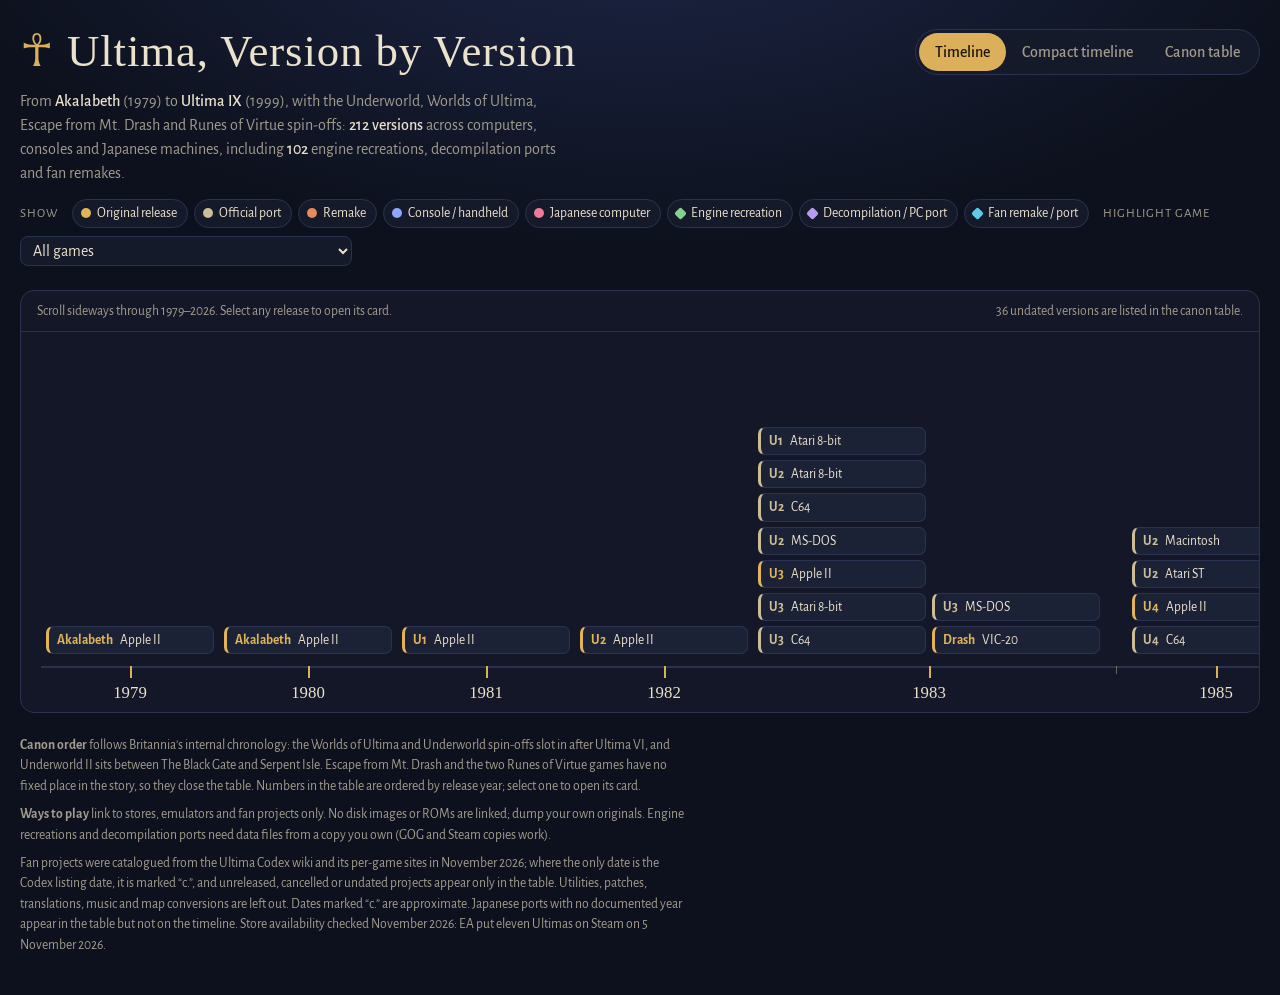
<file: index.html>
<!DOCTYPE html>
<html lang="en">
<head>
<meta charset="utf-8">
<meta name="viewport" content="width=device-width, initial-scale=1">
<title>Ultima Versions Timeline</title>
<link rel="preconnect" href="https://fonts.googleapis.com">
<link rel="preconnect" href="https://fonts.gstatic.com" crossorigin>
<link href="https://fonts.googleapis.com/css2?family=IM+Fell+English+SC&family=Alegreya+Sans:ital,wght@0,400;0,500;0,700;1,400&display=swap" rel="stylesheet">
<style>
:root {
  /* One visual world: the night sky over Britannia, gold-leaf runes, moongate glow.
     Layout: header + view switch, then either a horizontal year track or a canon-order grid. */
  --ink: #0d111d;
  --panel: #151a2a;
  --panel-2: #1c2236;
  --line: #2b3250;
  --text: #ebe2cc;
  --muted: #a29c8d;
  --gold: #dcb05a;
  --display: "IM Fell English SC", "Iowan Old Style", Georgia, serif;
  --body: "Alegreya Sans", "Segoe UI", system-ui, sans-serif;

  --t-orig: #e2b45a;
  --t-port: #cdbd96;
  --t-remake: #e88b5c;
  --t-console: #8ea6ff;
  --t-jp: #ec7b98;
  --t-engine: #7fd38c;
  --t-decomp: #b79df2;
  --t-fan: #5fcbe8;
  color-scheme: dark;
}
* { box-sizing: border-box; }
html, body { margin: 0; }
body {
  background: var(--ink);
  background-image: radial-gradient(ellipse 80% 50% at 50% -10%, #1d2647 0%, transparent 70%);
  background-repeat: no-repeat;
  color: var(--text);
  font-family: var(--body);
  font-size: 16px;
  line-height: 1.5;
}
a { color: var(--gold); text-underline-offset: 2px; }
a:hover { color: #f1cd84; }
:focus-visible { outline: 2px solid var(--gold); outline-offset: 2px; border-radius: 3px; }
button { font: inherit; color: inherit; }

.wrap { max-width: 1400px; margin: 0 auto; padding: 0 20px; }
header.top { padding: 28px 0 14px; display: grid; gap: 14px; }
.title-row { display: flex; flex-wrap: wrap; align-items: end; justify-content: space-between; gap: 16px; }
h1 {
  font-family: var(--display); font-weight: 400; margin: 0;
  font-size: clamp(1.9rem, 4vw, 2.8rem); letter-spacing: .02em; line-height: 1.05;
  text-wrap: balance;
}
h1 .ankh { color: var(--gold); }
.lede { margin: 0; color: var(--muted); max-width: 70ch; }
.lede strong { color: var(--text); font-weight: 500; }

.switch {
  display: inline-flex; border: 1px solid var(--line); border-radius: 999px; padding: 3px;
  background: var(--panel);
}
.switch button {
  border: 0; background: transparent; padding: 7px 16px; border-radius: 999px; cursor: pointer;
  color: var(--muted); font-weight: 500;
}
.switch button[aria-pressed="true"] { background: var(--gold); color: #1a1408; }

.controls { display: flex; flex-wrap: wrap; gap: 8px 14px; align-items: center; }
.controls .lab { font-size: .8rem; text-transform: uppercase; letter-spacing: .08em; color: var(--muted); }
.typechips { display: flex; flex-wrap: wrap; gap: 6px; }
.tchip {
  display: inline-flex; align-items: center; gap: 6px; padding: 3px 10px 3px 8px;
  border: 1px solid var(--line); border-radius: 999px; background: var(--panel); cursor: pointer;
  font-size: .86rem;
}
.tchip[aria-pressed="false"] { opacity: .42; }
.tchip[aria-pressed="false"] .mark { filter: grayscale(1); }
select {
  font: inherit; color: var(--text); background: var(--panel); border: 1px solid var(--line);
  border-radius: 8px; padding: 5px 8px;
}

.mark { width: 10px; height: 10px; border-radius: 50%; background: var(--c); flex: none; display: inline-block; }
.mark.dia { border-radius: 2px; transform: rotate(45deg); width: 9px; height: 9px; }

/* ---------- Timeline ---------- */
.tl-shell { margin-top: 10px; border: 1px solid var(--line); border-radius: 14px; background: color-mix(in srgb, var(--panel) 80%, transparent); }
.tl-hint { display: flex; justify-content: space-between; flex-wrap: wrap; gap: 8px; padding: 10px 16px; font-size: .85rem; color: var(--muted); border-bottom: 1px solid var(--line); }
.tl-scroll { overflow-x: auto; overflow-y: hidden; scrollbar-color: var(--line) transparent; }
.tl-track { display: flex; align-items: stretch; min-height: 380px; padding: 18px 20px 0; width: max-content; }
.yr { display: flex; flex-direction: column; justify-content: flex-end; position: relative; }
.yr .stacks { display: flex; gap: 6px; align-items: flex-end; padding: 0 5px 12px; flex: 1; }
.yr .stack { display: flex; flex-direction: column; gap: 5px; justify-content: flex-end; }
.yr.empty { width: 22px; }
.yr .axis { height: 46px; border-top: 2px solid var(--line); position: relative; }
.yr .axis::before {
  content: ""; position: absolute; left: 50%; top: -2px; width: 1px; height: 8px; background: var(--muted); opacity: .6;
}
.yr .ylab {
  position: absolute; top: 12px; left: 50%; transform: translateX(-50%);
  font-family: var(--display); font-size: 1.05rem; color: var(--text); white-space: nowrap;
  font-variant-numeric: tabular-nums;
}
.yr.empty .ylab { font-family: var(--body); font-size: .68rem; color: var(--muted); top: 14px; }
.yr.empty:not(.decade) .ylab { display: none; }
.yr.full .axis::before { height: 12px; width: 2px; background: var(--gold); opacity: 1; }

.chip {
  --c: var(--t-port);
  display: flex; align-items: center; gap: 7px; width: 168px; text-align: left;
  padding: 5px 9px 5px 8px; border-radius: 7px; cursor: pointer; text-decoration: none;
  background: var(--panel-2); border: 1px solid var(--line); border-left: 3px solid var(--c);
  color: var(--text); font-size: .84rem; line-height: 1.2;
  transition: transform .12s ease, border-color .12s ease, opacity .15s ease;
}
.chip:hover { transform: translateY(-2px); border-color: var(--c); color: var(--text); }
.chip .g { font-weight: 700; color: var(--c); white-space: nowrap; }
.chip .p { color: var(--text); overflow: hidden; text-overflow: ellipsis; white-space: nowrap; }
.chip.active { outline: 2px solid var(--c); outline-offset: 1px; }
.chip.dim { opacity: .18; }
.chip.hidden { display: none; }

/* ---------- Compact timeline ---------- */
.cp-track { position: relative; }
.cp-track svg { position: absolute; inset: 0; pointer-events: none; overflow: visible; }
.cp-axis { stroke: var(--line); stroke-width: 2; }
.cp-tick { stroke: var(--muted); stroke-width: 1; opacity: .5; }
.cp-tick.major { stroke: var(--gold); opacity: 1; }
.cp-lead { stroke-width: 1; opacity: .55; }
.cp-dot { stroke: var(--ink); stroke-width: 1.5; }
.cp-year { position: absolute; transform: translateX(-50%); font-size: .7rem; color: var(--muted); font-variant-numeric: tabular-nums; white-space: nowrap; }
.cp-year.major { font-family: var(--display); font-size: .95rem; color: var(--text); }
.cpc {
  --c: var(--t-port);
  position: absolute; display: flex; align-items: center; gap: 5px; height: 24px; padding: 0 7px 0 6px;
  background: var(--panel-2); border: 1px solid var(--line); border-left: 3px solid var(--c); border-radius: 5px;
  color: var(--text); text-decoration: none; font-size: .76rem; line-height: 1; white-space: nowrap; overflow: hidden;
  transition: border-color .12s ease, opacity .15s ease;
}
.cpc:hover, .cpc:focus-visible { border-color: var(--c); color: var(--text); z-index: 3; }
.cpc .g { font-weight: 700; color: var(--c); flex: none; }
.cpc .p { overflow: hidden; text-overflow: ellipsis; }
.cpc.active { outline: 2px solid var(--c); outline-offset: 1px; z-index: 4; }
.cpc.dim { opacity: .16; }
.cp-dim { opacity: .14; }

/* ---------- Table ---------- */
.tbl-shell { margin-top: 10px; border: 1px solid var(--line); border-radius: 14px; background: color-mix(in srgb, var(--panel) 80%, transparent); overflow-x: auto; }
table { border-collapse: separate; border-spacing: 0; width: max-content; min-width: 100%; font-size: .9rem; }
td { min-width: 112px; }
td.wide { min-width: 170px; }
th, td { border-bottom: 1px solid var(--line); padding: 9px 10px; vertical-align: top; text-align: left; }
thead th {
  position: sticky; top: 0; background: var(--panel); z-index: 2;
  font-weight: 500; font-size: .76rem; text-transform: uppercase; letter-spacing: .07em; color: var(--muted);
}
thead th.grp { color: var(--gold); }
tbody th {
  position: sticky; left: 0; background: var(--panel); z-index: 1; min-width: 230px; font-weight: 400;
  border-right: 1px solid var(--line);
}
tbody tr.era td, tbody tr.era th {
  background: var(--ink); color: var(--gold); font-family: var(--display); font-size: 1.05rem; padding: 12px 10px 6px;
}
tbody tr.era th { position: sticky; left: 0; }
.gname { font-family: var(--display); font-size: 1.12rem; line-height: 1.15; display: block; color: var(--text); text-decoration: none; }
.gname:hover { color: var(--gold); }
.gmeta { font-size: .78rem; color: var(--muted); }
.ord { display: inline-block; min-width: 2.1em; color: var(--gold); font-variant-numeric: tabular-nums; font-family: var(--display); }
.cell { display: flex; flex-wrap: wrap; gap: 2px 0; align-items: baseline; }
.br { color: var(--muted); }
.vlink { color: var(--c, var(--gold)); font-weight: 700; text-decoration: none; padding: 0 1px; font-variant-numeric: tabular-nums; }
.vlink:hover { text-decoration: underline; color: var(--c); }
.cell .sep { color: var(--muted); margin-right: 3px; }
.cell .plat { display: grid; gap: 1px; width: 100%; font-size: .76rem; color: var(--muted); line-height: 1.3; margin-top: 3px; }
.cell .plat span { white-space: nowrap; }
.cell .plat b { color: var(--c); font-weight: 700; margin-right: 4px; font-variant-numeric: tabular-nums; }
td.empty::after { content: "—"; color: var(--line); }
td.buy a { display: inline-block; margin: 0 8px 2px 0; white-space: nowrap; }
.free { font-size: .7rem; text-transform: uppercase; letter-spacing: .06em; color: var(--t-engine); margin-left: 2px; }

/* ---------- Card ---------- */
.card {
  position: fixed; z-index: 50; width: min(420px, calc(100vw - 24px)); max-height: min(78vh, 640px); overflow: auto;
  background: var(--panel); border: 1px solid var(--line); border-top: 4px solid var(--c, var(--gold));
  border-radius: 12px; box-shadow: 0 18px 50px rgba(0,0,0,.55); padding: 16px 18px 18px;
}
.card[hidden] { display: none; }
.card .close {
  position: absolute; top: 8px; right: 8px; border: 0; background: transparent; cursor: pointer;
  color: var(--muted); font-size: 1.4rem; line-height: 1; padding: 4px 8px; border-radius: 6px;
}
.card .close:hover { color: var(--text); background: var(--panel-2); }
.card .kick { display: flex; align-items: center; gap: 8px; font-size: .78rem; text-transform: uppercase; letter-spacing: .07em; color: var(--c); }
.card h2 { font-family: var(--display); font-weight: 400; font-size: 1.45rem; line-height: 1.15; margin: 6px 28px 2px 0; text-wrap: balance; }
.card .sub { color: var(--muted); margin: 0 0 10px; }
.card .note { margin: 0 0 12px; }
.card h3 { font-size: .74rem; text-transform: uppercase; letter-spacing: .09em; color: var(--muted); margin: 14px 0 6px; font-weight: 500; }
.card ul { margin: 0; padding: 0; list-style: none; display: grid; gap: 5px; }
.card li { display: flex; gap: 8px; align-items: baseline; }
.card li .k { flex: none; font-size: .72rem; text-transform: uppercase; letter-spacing: .06em; color: var(--muted); min-width: 78px; }
.card .links { display: flex; flex-wrap: wrap; gap: 6px 14px; }
.card .warn { font-size: .82rem; color: var(--muted); font-style: italic; margin-top: 8px; }
@media (max-width: 640px) {
  .card { left: 8px !important; right: 8px; bottom: 8px; top: auto !important; width: auto; max-height: 72vh; }
}

footer { color: var(--muted); font-size: .85rem; padding: 22px 0 40px; display: grid; gap: 8px; max-width: 95ch; }
footer p { margin: 0; }

.view[hidden] { display: none; }
@media (prefers-reduced-motion: reduce) { .chip { transition: none; } .chip:hover { transform: none; } }
</style>
</head>
<body>
<div class="wrap">
  <header class="top">
    <div class="title-row">
      <div>
        <h1><span class="ankh">☥</span> Ultima, Version by Version</h1>
      </div>
      <div class="switch" role="group" aria-label="Choose layout">
        <button type="button" id="btn-timeline" aria-pressed="true">Timeline</button>
        <button type="button" id="btn-compact" aria-pressed="false">Compact timeline</button>
        <button type="button" id="btn-table" aria-pressed="false">Canon table</button>
      </div>
    </div>
    <p class="lede" id="lede"></p>
    <div class="controls">
      <span class="lab">Show</span>
      <div class="typechips" id="typechips"></div>
      <label class="lab" for="gamesel">Highlight game</label>
      <select id="gamesel"><option value="">All games</option></select>
    </div>
  </header>

  <section class="view" id="view-timeline" aria-label="Release timeline">
    <div class="tl-shell">
      <div class="tl-hint"><span>Scroll sideways through 1979–2026. Select any release to open its card.</span><span id="undated"></span></div>
      <div class="tl-scroll" id="tlscroll"><div class="tl-track" id="track"></div></div>
    </div>
  </section>

  <section class="view" id="view-compact" aria-label="Compact release timeline" hidden>
    <div class="tl-shell">
      <div class="tl-hint"><span>Each dot is a release on a compressed year scale; its card sits above or below on a leader line. Select a card to open it.</span><span id="cp-count"></span></div>
      <div class="tl-scroll" id="cpscroll"><div class="cp-track" id="cptrack"></div></div>
    </div>
  </section>

  <section class="view" id="view-table" aria-label="Canon order table" hidden>
    <div class="tbl-shell"><table id="tbl"></table></div>
  </section>

  <footer>
    <p><strong>Canon order</strong> follows Britannia's internal chronology: the Worlds of Ultima and Underworld spin-offs slot in after Ultima VI, and Underworld II sits between The Black Gate and Serpent Isle. Escape from Mt. Drash and the two Runes of Virtue games have no fixed place in the story, so they close the table. Numbers in the table are ordered by release year; select one to open its card.</p>
    <p><strong>Ways to play</strong> link to stores, emulators and fan projects only. No disk images or ROMs are linked; dump your own originals. Engine recreations and decompilation ports need data files from a copy you own (GOG and Steam copies work).</p>
    <p>Fan projects were catalogued from the Ultima Codex wiki and its per-game sites in November 2026; where the only date is the Codex listing date, it is marked “c.”, and unreleased, cancelled or undated projects appear only in the table. Utilities, patches, translations, music and map conversions are left out. Dates marked “c.” are approximate. Japanese ports with no documented year appear in the table but not on the timeline. Store availability checked November 2026: EA put eleven Ultimas on Steam on 5 November 2026.</p>
  </footer>
</div>

<div class="card" id="card" role="dialog" aria-modal="false" aria-labelledby="card-title" hidden></div>

<script>
/* ======================= DATA ======================= */
const STEAM = t => 'https://store.steampowered.com/search/?term=' + encodeURIComponent(t);
const GOG = s => 'https://www.gog.com/en/game/' + s;
const EA_FR = 'https://www.ea.com/games/ultima';
const W = s => 'https://en.wikipedia.org/wiki/' + s;
const MOBY = q => 'https://www.mobygames.com/search/?q=' + encodeURIComponent(q);
const CODEX = q => 'https://wiki.ultimacodex.com/index.php?search=' + encodeURIComponent(q);

const GAMES = [
  { id:'akal', ord:'0', t:'Akalabeth: World of Doom', a:'Akalabeth', era:'Prologue', wiki:'Akalabeth:_World_of_Doom', q:'Akalabeth',
    buy:[['GOG', GOG('akalabeth_world_of_doom'), true]] },
  { id:'u1', ord:'I', t:'Ultima I: The First Age of Darkness', a:'U1', era:'Age of Darkness', wiki:'Ultima_I:_The_First_Age_of_Darkness', q:'Ultima I',
    buy:[['GOG (1+2+3)', GOG('ultima_1_2_3')],['Steam', STEAM('Ultima I')],['EA app', EA_FR]] },
  { id:'u2', ord:'II', t:'Ultima II: The Revenge of the Enchantress', a:'U2', era:'Age of Darkness', wiki:'Ultima_II:_The_Revenge_of_the_Enchantress', q:'Ultima II',
    buy:[['GOG (1+2+3)', GOG('ultima_1_2_3')],['Steam', STEAM('Ultima II')],['EA app', EA_FR]] },
  { id:'u3', ord:'III', t:'Ultima III: Exodus', a:'U3', era:'Age of Darkness', wiki:'Ultima_III:_Exodus', q:'Ultima III',
    buy:[['GOG (1+2+3)', GOG('ultima_1_2_3')],['Steam', STEAM('Ultima III')],['EA app', EA_FR]] },
  { id:'u4', ord:'IV', t:'Ultima IV: Quest of the Avatar', a:'U4', era:'Age of Enlightenment', wiki:'Ultima_IV:_Quest_of_the_Avatar', q:'Ultima IV',
    buy:[['GOG', GOG('ultima_iv_quest_of_the_avatar'), true],['GOG (4+5+6)', GOG('ultima_456')],['Steam', STEAM('Ultima IV')],['EA app','https://www.ea.com/games/ultima/ultima-4-quest-of-the-avatar']] },
  { id:'u5', ord:'V', t:'Ultima V: Warriors of Destiny', a:'U5', era:'Age of Enlightenment', wiki:'Ultima_V:_Warriors_of_Destiny', q:'Ultima V',
    buy:[['GOG (4+5+6)', GOG('ultima_456')],['Steam', STEAM('Ultima V')],['EA app', EA_FR]] },
  { id:'u6', ord:'VI', t:'Ultima VI: The False Prophet', a:'U6', era:'Age of Enlightenment', wiki:'Ultima_VI:_The_False_Prophet', q:'Ultima VI',
    buy:[['GOG (4+5+6)', GOG('ultima_456')],['Steam', STEAM('Ultima VI')],['EA app', EA_FR]] },
  { id:'se', ord:'VI·a', t:'Worlds of Ultima: The Savage Empire', a:'SE', era:'Spin-offs between VI and VII', wiki:'Worlds_of_Ultima:_The_Savage_Empire', q:'Savage Empire',
    buy:[['GOG', GOG('worlds_of_ultima_the_savage_empire'), true]] },
  { id:'md', ord:'VI·b', t:'Ultima: Worlds of Adventure 2: Martian Dreams', a:'MD', era:'Spin-offs between VI and VII', wiki:'Martian_Dreams', q:'Martian Dreams',
    buy:[['GOG', GOG('ultima_worlds_of_adventure_2_martian_dreams'), true]] },
  { id:'uw1', ord:'VI·c', t:'Ultima Underworld: The Stygian Abyss', a:'UW1', era:'Spin-offs between VI and VII', wiki:'Ultima_Underworld:_The_Stygian_Abyss', q:'Ultima Underworld',
    buy:[['GOG (UW 1+2)', GOG('ultima_underworld_1_2')],['Steam', STEAM('Ultima Underworld')],['EA app', EA_FR]] },
  { id:'u7', ord:'VII', t:'Ultima VII: The Black Gate', a:'U7', era:'Age of Armageddon', wiki:'Ultima_VII:_The_Black_Gate', q:'Ultima VII Black Gate',
    buy:[['GOG (Complete)', GOG('ultima_7_complete')],['Steam', STEAM('Ultima VII')],['EA app', EA_FR]] },
  { id:'uw2', ord:'VII·a', t:'Ultima Underworld II: Labyrinth of Worlds', a:'UW2', era:'Age of Armageddon', wiki:'Ultima_Underworld_II:_Labyrinth_of_Worlds', q:'Ultima Underworld II',
    buy:[['GOG (UW 1+2)', GOG('ultima_underworld_1_2')],['Steam', STEAM('Ultima Underworld II')],['EA app', EA_FR]] },
  { id:'si', ord:'VII·II', t:'Ultima VII Part Two: Serpent Isle', a:'SI', era:'Age of Armageddon', wiki:'Ultima_VII_Part_Two:_Serpent_Isle', q:'Serpent Isle',
    buy:[['GOG (Complete)', GOG('ultima_7_complete')],['Steam', STEAM('Ultima VII')],['EA app', EA_FR]] },
  { id:'u8', ord:'VIII', t:'Ultima VIII: Pagan', a:'U8', era:'Age of Armageddon', wiki:'Ultima_VIII:_Pagan', q:'Ultima VIII Pagan',
    buy:[['GOG (Gold)', GOG('ultima_8_gold_edition')],['Steam', STEAM('Ultima VIII')],['EA app', EA_FR]] },
  { id:'u9', ord:'IX', t:'Ultima IX: Ascension', a:'U9', era:'Age of Armageddon', wiki:'Ultima_IX:_Ascension', q:'Ultima IX Ascension',
    buy:[['GOG', GOG('ultima_9_ascension')],['Steam', STEAM('Ultima IX')],['EA app', EA_FR]] },
  { id:'drash', ord:'Drash', t:'Ultima: Escape from Mt. Drash', a:'Drash', era:'Other spin-offs (no fixed place in the chronology)', wiki:'Ultima:_Escape_from_Mt._Drash', q:'Escape from Mt. Drash', buy:[] },
  { id:'rov1', ord:'RoV', t:'Ultima: Runes of Virtue', a:'RoV', era:'Other spin-offs (no fixed place in the chronology)', wiki:'Ultima:_Runes_of_Virtue', q:'Runes of Virtue', buy:[] },
  { id:'rov2', ord:'RoV II', t:'Ultima: Runes of Virtue II', a:'RoV2', era:'Other spin-offs (no fixed place in the chronology)', wiki:'Ultima:_Runes_of_Virtue_II', q:'Runes of Virtue II', buy:[] },
];
const GMAP = Object.fromEntries(GAMES.map(g => [g.id, g]));

const TYPES = {
  orig:    { l:'Original release',        c:'var(--t-orig)',    s:'dot' },
  port:    { l:'Official port',           c:'var(--t-port)',    s:'dot' },
  remake:  { l:'Remake',                  c:'var(--t-remake)',  s:'dot' },
  console: { l:'Console / handheld',      c:'var(--t-console)', s:'dot' },
  jp:      { l:'Japanese computer',       c:'var(--t-jp)',      s:'dot' },
  engine:  { l:'Engine recreation',       c:'var(--t-engine)',  s:'dia' },
  decomp:  { l:'Decompilation / PC port', c:'var(--t-decomp)',  s:'dia' },
  fan:     { l:'Fan remake / port',              c:'var(--t-fan)',     s:'dia' },
};

/* platform: short label, table column, emulators, original-hardware hint */
const MAME = ['MAME','https://www.mamedev.org/'];
const PLAT = {
  apple2:{ s:'Apple II',     col:'apple2', emu:[['AppleWin','https://github.com/AppleWin/AppleWin'], MAME], hw:'Apple II / IIe with a 5.25" drive' },
  iigs:  { s:'Apple IIGS',   col:'apple2', emu:[MAME], hw:'Apple IIGS' },
  a8:    { s:'Atari 8-bit',  col:'a8',     emu:[['Altirra','https://www.virtualdub.org/altirra.html'],['Atari800','https://atari800.github.io/']], hw:'Atari 400/800/XL/XE with disk drive' },
  vic20: { s:'VIC-20',       col:'c64',    emu:[['VICE (xvic)','https://vice-emu.sourceforge.io/']], hw:'Commodore VIC-20 with an 8K or 16K RAM expansion and a Datasette' },
  c64:   { s:'C64', col:'c64',    emu:[['VICE','https://vice-emu.sourceforge.io/']], hw:'Commodore 64/128 with 1541 drive' },
  dos:   { s:'MS-DOS',       col:'dos',    emu:[['DOSBox Staging','https://www.dosbox-staging.org/'],['DOSBox-X','https://dosbox-x.com/']], hw:'Period IBM PC compatible', store:true },
  st:    { s:'Atari ST',     col:'st',     emu:[['Hatari','https://www.hatari-emu.org/']], hw:'Atari ST / STE' },
  amiga: { s:'Amiga',        col:'amiga',  emu:[['FS-UAE','https://fs-uae.net/'],['WinUAE','https://www.winuae.net/']], hw:'Commodore Amiga' },
  mac:   { s:'Macintosh',    col:'mac',    emu:[['Mini vMac','https://www.gryphel.com/c/minivmac/']], hw:'Compact 68k Macintosh' },
  win:   { s:'Windows',      col:'win',    emu:[], hw:'Windows 98-era PC with a 3D card', store:true },
  ppc:   { s:'Pocket PC',    col:'win',    emu:[], hw:'Pocket PC / Windows Mobile handheld' },
  pc88:  { s:'PC-88',        col:'jp',     emu:[MAME], hw:'NEC PC-8801' },
  pc98:  { s:'PC-98',        col:'jp',     emu:[['Neko Project II kai','https://github.com/AZO234/NP2kai'], MAME], hw:'NEC PC-9801' },
  fm7:   { s:'FM-7',         col:'jp',     emu:[MAME], hw:'Fujitsu FM-7' },
  towns: { s:'FM Towns',     col:'jp',     emu:[['Tsugaru','https://github.com/captainys/TOWNSEMU'], MAME], hw:'Fujitsu FM Towns (CD-ROM)' },
  msx:   { s:'MSX2',         col:'jp',     emu:[['openMSX','https://openmsx.org/']], hw:'MSX2 computer' },
  x1:    { s:'Sharp X1',     col:'jp',     emu:[MAME], hw:'Sharp X1' },
  x68k:  { s:'X68000',       col:'jp',     emu:[MAME], hw:'Sharp X68000' },
  gb:    { s:'Game Boy',     col:'console',emu:[['Mesen','https://www.mesen.ca/']], hw:'Nintendo Game Boy' },
  fc:    { s:'Famicom',      col:'console',emu:[['Mesen','https://www.mesen.ca/']], hw:'Nintendo Famicom (Japan)' },
  nes:   { s:'NES',          col:'console',emu:[['Mesen','https://www.mesen.ca/']], hw:'Nintendo Entertainment System' },
  sms:   { s:'Master System',col:'console',emu:[['Mesen','https://www.mesen.ca/']], hw:'Sega Master System (PAL / Brazil)' },
  sfc:   { s:'Super Famicom',col:'console',emu:[['Mesen','https://www.mesen.ca/']], hw:'Super Famicom (Japan)' },
  snes:  { s:'SNES',         col:'console',emu:[['Mesen','https://www.mesen.ca/']], hw:'Super Nintendo (North America)' },
  ps1:   { s:'PlayStation',  col:'console',emu:[['DuckStation','https://www.duckstation.org/']], hw:'Japanese PlayStation' },
  psp:   { s:'PSP',          col:'console',emu:[['PPSSPP','https://www.ppsspp.org/']], hw:'PlayStation Portable (UMD)' },
};

/* Fan / engine project link shorthands */
const L = {
  exult:   [['Exult','https://exult.sourceforge.io/'],['GitHub','https://github.com/exult/exult']],
  scummvm: [['ScummVM','https://www.scummvm.org/'],['Compatibility','https://www.scummvm.org/compatibility/']],
  nuvie:   [['Nuvie','https://nuvie.sourceforge.net/'],['ScummVM','https://www.scummvm.org/']],
  exhumed: [['Underworld Exhumed','https://github.com/abedegno/underworld-exhumed'],['Project site','https://abedegno.github.io/underworld-exhumed-web/'],['Exhume toolkit','https://github.com/abedegno/Exhume']],
  uwexp:   [['UnderworldExporter','https://github.com/hankmorgan/UnderworldExporter'],['UnderworldGodot','https://github.com/hankmorgan/UnderworldGodot']],
};

/* v(game, year, platform|null, type, label, note, opts) ; opts: c (approx), links, play, col */
const V = [];
function v(g, y, p, type, label, note, o = {}) { V.push({ g, y, p, type, label, note, ...o }); }

// Akalabeth
v('akal',1979,'apple2','orig','Apple II (self-published)','Richard Garriott sold the first copies himself in zip-lock bags, with cover art by his mother.');
v('akal',1980,'apple2','orig','Apple II (California Pacific)','The published release; it sold over 30,000 copies and led directly to Ultima.');
v('akal',1998,'dos','port','MS-DOS port (Ultima Collection)','First official port off the Apple II, made for the 1998 Ultima Collection. GOG ships this version (Windows, Mac, Linux) and keeps the 1998 build in its extras.');

// Ultima I
v('u1',1981,'apple2','orig','Apple II (California Pacific)','The original release.');
v('u1',1983,'a8','port','Atari 8-bit (Sierra re-release)','Sierra On-Line re-release for Atari computers.');
v('u1',1986,'apple2','remake','Apple II remake (Origin)','Origin Systems remake released in December 1986 as Ultima I: The First Age of Darkness; the base for later ports.');
v('u1',1986,'c64','remake','Commodore 64 (remake)','Port of the 1986 remake.');
v('u1',1987,'dos','remake','MS-DOS (EGA remake)','EGA version of the remake. This is the version sold today on GOG and Steam.');
v('u1',1987,'msx','jp','MSX2','Japanese MSX2 release.');
v('u1',1988,'x1','jp','Sharp X1','Japanese Sharp X1 release.');
v('u1',1989,'msx','jp','MSX2 remake (Pony Canyon)','A second, reworked MSX2 version published by Pony Canyon.');
v('u1',1990,'towns','jp','FM Towns (Ultima Trilogy)','Released in Japan as part of the FM Towns Ultima Trilogy.');
v('u1',null,'pc88','jp','PC-88','Listed among Japanese releases; year undocumented.');
v('u1',null,'pc98','jp','PC-98','Listed among Japanese releases; year undocumented.');
v('u1',1994,'iigs','remake','Apple IIGS remake (Vitesse)','16-bit remake for the Apple IIGS by Vitesse.');
v('u1',2007,null,'engine','Ultima 1 Revenge','Reverse-engineering effort that reads the original game files. Unfinished by design; the author states it will never be done.', { col:'engine', links:[['Bitbucket','https://bitbucket.org/dandago/u1revenge']] });
v('u1',2020,null,'engine','ScummVM Ultima I (in progress)','An Ultima I subengine based on a decompilation was added to ScummVM\'s Ultima engine, but it is still incomplete and not offered in release builds.', { col:'engine', links:[['Announcement','https://ultimacodex.com/2020/02/support-for-some-ultima-games-is-coming-to-scummvm/'], ['ScummVM','https://www.scummvm.org/']] });
v('u1',2026,null,'decomp','u1-decompiled (Karl Clinckspoor)','Source for the PC remake (1986/87, conversion by John Fachini), rebuilt with Lattice C 3.1x, MASM 3.00 and Microsoft LINK into executables byte-identical to the GOG release. All five EXEs rebuild identical; GEN.EXE is decompiled to C and the rest still use generated assembly stand-ins. No playable port yet.', { col:'decomp', needs:true, links:[['GitHub','https://github.com/KarlClinckspoor/u1-decompiled'],['Handoff notes','https://github.com/KarlClinckspoor/u1-decompiled/blob/main/docs/HANDOFF.md']] });

// Ultima II
v('u2',1982,'apple2','orig','Apple II (Sierra)','Published by Sierra On-Line; the first Ultima boxed with a cloth map.');
v('u2',1983,'a8','port','Atari 8-bit','Late-1983 port.');
v('u2',1983,'c64','port','Commodore 64','Port released by Sierra.', { c:true });
v('u2',1983,'dos','port','IBM PC','PC version; today\'s GOG and Steam releases run it in DOSBox.', { c:true });
v('u2',1985,'mac','port','Macintosh','Port for the Macintosh 128K/512K.');
v('u2',1985,'st','port','Atari ST','Released shortly after the ST launched.');
v('u2',1989,'apple2','port','Apple II (enhanced, Ultima Trilogy)','Enhanced version only sold in the Ultima Trilogy I·II·III box.');
v('u2',1990,'towns','jp','FM Towns (Ultima Trilogy)','Part of the Japanese FM Towns Ultima Trilogy.');
v('u2',null,'fm7','jp','FM-7','Japanese release; year undocumented.');
v('u2',null,'msx','jp','MSX2','Japanese release; year undocumented.');
v('u2',null,'pc88','jp','PC-88','Japanese release; year undocumented.');
v('u2',null,'pc98','jp','PC-98','Japanese release; year undocumented.');

// Ultima III
v('u3',1983,'apple2','orig','Apple II','First Ultima published by Garriott\'s own Origin Systems.');
v('u3',1983,'a8','port','Atari 8-bit','Atari version, noted for its music.');
v('u3',1983,'c64','port','Commodore 64','C64 port.');
v('u3',1983,'dos','port','IBM PC','PC port; the version in today\'s GOG and Steam releases.');
v('u3',1986,'amiga','port','Amiga','Amiga port.');
v('u3',1986,'st','port','Atari ST','Atari ST port.');
v('u3',1986,'mac','port','Macintosh','Macintosh port by Origin.');
v('u3',1986,'pc88','jp','PC-88 (Starcraft)','Japanese port by Starcraft.');
v('u3',1986,'pc98','jp','PC-98 (Starcraft)','Japanese port by Starcraft.');
v('u3',1986,'fm7','jp','FM-7 (Starcraft)','Japanese port by Starcraft.');
v('u3',1987,'fc','console','Famicom (FCI / Pony Canyon)','Console redesign with new graphics and music, released in Japan.');
v('u3',1989,'nes','console','NES: Ultima: Exodus','North American release of the Famicom version.');
v('u3',1988,'msx','jp','MSX2 cartridge','Pony Canyon cartridge release.');
v('u3',1989,'msx','jp','MSX2 disk','Pony Canyon 3.5" disk release.');
v('u3',1990,'towns','jp','FM Towns (Ultima Trilogy)','Part of the Japanese FM Towns Ultima Trilogy.');
v('u3',null,'x1','jp','Sharp X1','Japanese release; year undocumented.');
v('u3',1993,'mac','remake','Macintosh remake (LairWare)','Color remake for the Macintosh by LairWare.');

// Ultima IV
v('u4',1985,'apple2','orig','Apple II','Released 16 September 1985; the start of the Avatar and the Eight Virtues.');
v('u4',1985,'c64','port','Commodore 64','North America December 1985, Europe 1986.');
v('u4',1986,'a8','port','Atari 8-bit','February 1986.');
v('u4',1987,'dos','port','MS-DOS','October 1987. GOG gives this version away free.');
v('u4',1987,'st','port','Atari ST','Atari ST port.');
v('u4',1988,'amiga','port','Amiga','Amiga port.');
v('u4',1987,'fm7','jp','FM-7','Japan, July 1987.');
v('u4',1987,'pc88','jp','PC-88','Japan, July 1987.');
v('u4',1987,'pc98','jp','PC-98','Japan, July 1987.');
v('u4',1987,'msx','jp','MSX2','Japanese MSX2 release.');
v('u4',1987,'x1','jp','Sharp X1','Japanese Sharp X1 release.');
v('u4',1988,'x68k','jp','X68000','Japan, 21 December 1988.');
v('u4',1992,'towns','jp','FM Towns','Japan, April 1992.');
v('u4',1989,'fc','console','Famicom','Japan, 20 September 1989: a reworked console version.');
v('u4',1990,'nes','console','NES: Ultima: Quest of the Avatar','North America, December 1990, with changes to plot and gameplay.');
v('u4',1990,'sms','console','Sega Master System','A faithful port sold only in Europe and Brazil.');
v('u4',2004,null,'engine','xu4','Faithful recreation of the engine that loads the original MS-DOS data files. It spent about 18 years in beta before version 1.0 in 2022; ports for Windows, macOS, Linux and Android.', { c:true, col:'engine', links:[['SourceForge','https://sourceforge.net/projects/xu4/'],['GitHub','https://github.com/xu4-engine/u4']] });
v('u4',2015,null,'fan','Ultima IV Remastered (C64)','Fan remaster of the Commodore 64 version with bug fixes and improvements; source on GitHub. Runs on a real C64 or in VICE.', { col:'fan', links:[['GitHub','https://github.com/MagerValp/u4remastered']], play:[['VICE','https://vice-emu.sourceforge.io/'],['Original C64 hardware',null]] });
v('u4',2016,null,'decomp','u4-decompiled','Reverse compilation of the MS-DOS executables back to C by ergonomy_joe. A study codebase rather than a packaged port.', { col:'decomp', links:[['GitHub','https://github.com/ergonomy-joe/u4-decompiled'],['Announcement','https://ultimacodex.com/2016/12/ultima-4-decomplied/']] });
v('u4',2020,null,'engine','ScummVM (xu4 subengine)','xu4 became a ScummVM subengine in 2020, with original and enhanced modes; supported since ScummVM 2.2.', { col:'engine', links:L.scummvm });

// Ultima V
v('u5',1988,'apple2','orig','Apple II','March 1988: the last Ultima developed on the Apple II.');
v('u5',1988,'c64','port','Commodore 64','C64/128 port.');
v('u5',1988,'dos','port','MS-DOS','PC port; the version in today\'s GOG and Steam releases.');
v('u5',1989,'amiga','port','Amiga','Amiga port.');
v('u5',1989,'st','port','Atari ST','Atari ST port.');
v('u5',1993,'nes','console','NES: Ultima: Warriors of Destiny','Simplified console adaptation.');
v('u5',null,'towns','jp','FM Towns','Listed as a platform; year undocumented.');
v('u5',null,'pc88','jp','PC-88','Listed as a platform; year undocumented.');
v('u5',null,'pc98','jp','PC-98','Listed as a platform; year undocumented.');
v('u5',null,'x68k','jp','X68000','Listed as a platform; year undocumented.');
v('u5',2005,null,'fan','Ultima V: Lazarus','Full 3D remake built in the Dungeon Siege engine by Team Lazarus, released 22 December 2005. Needs Dungeon Siege, not Ultima V.', { col:'fan', links:[['ModDB','https://www.moddb.com/mods/ultima-v-lazarus'],['Codex downloads','https://ultima5.ultimacodex.com/ultima-5-lazarus'],['Codex wiki','https://wiki.ultimacodex.com/wiki/Lazarus']], play:[['Free download (ModDB)','https://www.moddb.com/mods/ultima-v-lazarus/downloads'],['Requires Dungeon Siege (Steam)', STEAM('Dungeon Siege')]] });
v('u5',2019,null,'fan','Ultima V Redux (in development)','Brad Hannah\'s remake built on the original data. Began as a Unity voxel version, moved to a 2D Go/Ebiten engine in 2024, and was function-complete and heading to playtesting in September 2026.', { needs:true, col:'fan', links:[['GitHub (Go)','https://github.com/bradhannah/Ultima5ReduxGo'],['Codex page','https://ultima5.ultimacodex.com/ultima-5-redux']] });
v('u5',null,null,'decomp','u5d (in progress)','Matching decompilation of the MS-DOS version, inspired by u4-decompiled. About half matched; it does not link a playable executable yet.', { col:'decomp', links:[['GitHub','https://github.com/wonst719/u5d']] });

// Ultima VI
v('u6',1990,'dos','orig','MS-DOS','April 1990: the first main Ultima developed on the PC.');
v('u6',1991,'amiga','port','Amiga','Amiga port.');
v('u6',1991,'st','port','Atari ST','Atari ST port.');
v('u6',1991,'c64','port','Commodore 64','Heavily trimmed: no portraits, horses or working gems, and some dialogue and quests cut.');
v('u6',1992,'towns','jp','FM Towns','CD-ROM version with full speech in English and Japanese.', { c:true });
v('u6',1992,'pc98','jp','PC-98','Japanese port.', { c:true });
v('u6',1992,'x68k','jp','X68000','Japanese port.', { c:true });
v('u6',1992,'sfc','console','Super Famicom','Japanese console version by FCI / Pony Canyon.', { c:true });
v('u6',1994,'snes','console','SNES','North American release of the console version.');
v('u6',2003,null,'engine','Nuvie','Open-source engine for Ultima VI, also partly covering the Worlds of Ultima games. Became a ScummVM subengine in 2020.', { c:true, col:'engine', links:L.nuvie });
v('u6',2010,null,'fan','The Ultima 6 Project (Dungeon Siege)','Team Archon\'s 3D remake in the Dungeon Siege engine, released 5 July 2010. Needs Dungeon Siege.', { col:'fan', links:[['Ultima Codex wiki', CODEX('Ultima 6 Project')]], play:[['Requires Dungeon Siege (Steam)', STEAM('Dungeon Siege')]] });
v('u6',2020,null,'engine','ScummVM (Nuvie subengine)','Nuvie integrated into ScummVM, with classic and enhanced modes; supported since ScummVM 2.2.', { col:'engine', links:L.scummvm });
v('u6',2022,null,'decomp','u6-decompiled','Decompilation of the MS-DOS Ultima VI executable by ergonomy_joe.', { col:'decomp', links:[['GitHub','https://github.com/ergonomy-joe/u6-decompiled'],['Announcement','https://ultimacodex.com/2022/03/ultima-6-has-been-decompiled']] });
v('u6',2024,null,'fan','Ultima VI Remake (Exult mod)','Remake of Ultima VI inside Exult with Ultima VII graphics, new NPCs and side quests. Version 1.2 came out in 2024 and 1.3 (bug fixes, working cooking) in May 2026; needs Exult and Ultima VII with Forge of Virtue.', { needs:true, col:'fan', links:[['Project site','https://www.ultima6.realmofultima.com/'],['Exult downloads','https://exult.sourceforge.io/download.php'],['Codex wiki','https://wiki.ultimacodex.com/wiki/The_Ultima_6_Remake']] });
v('u6',2026,null,'decomp','Ultima VI native port (Karl Clinckspoor)','Native Windows / Linux port on SDL2 built from the u6-decompiled sources, with GAME.EXE, U.EXE (title, intro, character creation) and END.EXE (the ending) decompiled. AdLib music through Nuked OPL3, and every session can be replayed exactly. In beta; the DOS build stays byte-identical. Also adds a readable branch with named functions and globals.', { col:'decomp', links:[['GitHub','https://github.com/KarlClinckspoor/u6-decompiled'],['Releases','https://github.com/KarlClinckspoor/u6-decompiled/releases'],['Port notes','https://github.com/KarlClinckspoor/u6-decompiled/blob/main/docs/port/PORT.md']] });

// Savage Empire
v('se',1990,'dos','orig','MS-DOS','Built on a modified Ultima VI engine; the Avatar lands in the dinosaur world of Eodon. Free on GOG.');
v('se',1993,'x68k','jp','X68000','Japanese port.');
v('se',null,'pc98','jp','PC-98','Japanese port; year undocumented.');
v('se',1995,'sfc','console','Super Famicom','Japan only, 28 July 1995. A localized US release was cancelled.');
v('se',2003,null,'engine','Nuvie (partial support)','Nuvie also targets the Ultima VI-engine spin-offs, with less complete support than for Ultima VI.', { c:true, col:'engine', links:L.nuvie });
v('se',2026,null,'decomp','u6se-decompiled (Karl Clinckspoor)','C and assembly sources that rebuild SAVAGE.EXE and GAME.EXE byte for byte equal to the GOG release, header and relocation table included. GAME.EXE was decompiled starting from u6-decompiled, since the game runs on the Ultima VI engine. INSTALL.EXE is not started; no playable port yet.', { col:'decomp', links:[['GitHub','https://github.com/KarlClinckspoor/u6se-decompiled']] });

// Martian Dreams
v('md',1991,'dos','orig','MS-DOS','Victorian-era trip to Mars on the Ultima VI engine, championed by Warren Spector. Free on GOG.');
v('md',2003,null,'engine','Nuvie (partial support)','Nuvie also targets the Ultima VI-engine spin-offs, with less complete support than for Ultima VI.', { c:true, col:'engine', links:L.nuvie });

// Underworld I
v('uw1',1992,'dos','orig','MS-DOS','March 1992, by Blue Sky Productions (later Looking Glass): free-movement first-person 3D in the Stygian Abyss.');
v('uw1',1993,'towns','jp','FM Towns','Japan, December 1993.');
v('uw1',1993,'pc98','jp','PC-98','Japan, 17 December 1993.');
v('uw1',1997,'ps1','console','PlayStation','Japan only, 14 March 1997: a 3D-model remake by Infinity, published by EA Victor.');
v('uw1',2002,'ppc','port','Pocket PC','Windows Mobile version by ZIO Interactive, May 2002.');
v('uw1',2002,null,'engine','Underworld Adventures','Cross-platform engine for UW1 using the original files. Advanced but inactive since 2007; code now on GitHub.', { c:true, col:'engine', links:[['Project site','https://vividos.github.io/UnderworldAdventures/'],['GitHub','https://github.com/vividos/UnderworldAdventures']] });
v('uw1',2017,null,'engine','UnderworldExporter (Unity)','Hank Morgan\'s Unity port with high resolutions and mouselook; full UW1 support in its 2017–2018 releases. Work continues as UnderworldGodot.', { c:true, col:'engine', links:L.uwexp });
v('uw1',2023,null,'engine','UnderworldGodot','Hank Morgan\'s engine recreation of both Underworld games in Godot, which replaces his Unity project and rebuilds the code to work the way the originals did, backed by his UW1/UW2 disassembly. In development: you build and run it in Godot yourself.', { c:true, col:'engine', links:[['GitHub','https://github.com/hankmorgan/UnderworldGodot'],['Reverse-engineering notes','https://github.com/hankmorgan/UWReverseEngineering']] });
v('uw1',2026,null,'engine','Unity Underground','Steve McCrea (Kweepa)\'s Unity engine recreation, in the works since 2015, with new hand-made 3D models and animations for every creature and object, new sound and particle effects, achievements, and gamepad or mouse-and-keyboard controls. Released on itch.io in March 2026 for Windows and reads the GOG version\'s files; the source is now on GitHub as OpenUnderground.', { col:'engine', links:[['itch.io','https://kweepa.itch.io/unity-underground'],['GitHub (OpenUnderground)','https://github.com/Kweepa/OpenUnderground']], play:[['Free download (itch.io)','https://kweepa.itch.io/unity-underground']] });
v('uw1',2026,null,'decomp','Underworld Exhumed (native port)','Byte-matching decompilation that rebuilds the exact UW.EXE, plus a native macOS / Windows / Linux port built from that source and checked against recorded DOS sessions.', { col:'decomp', links:L.exhumed });
v('uw1',2026,null,'decomp','uw1go','Go and Ebiten port that follows the Exhumed decompiled source function by function, played as a modernized game; also runs in the browser via WebAssembly.', { col:'decomp', links:[['GitHub','https://github.com/retro-ware/uw1go']] });
v('uw1',2026,null,'engine','Underworld Revisited','PQMarine\'s open-source Unity reimplementation for Windows and Linux, fully playable from character creation to the ending and checked against the original (rules verified against Underworld Exhumed). Saves work both ways with DOS. First release 0.1.0 on 2 October 2026; can replace the game\'s launch on Steam.', { col:'engine', links:[['Project site','https://pqmarine.github.io/'],['GitHub','https://github.com/PQMarine/UnderworldRevisited'],['Releases','https://github.com/PQMarine/UnderworldRevisited/releases/latest']] });

// Ultima VII
v('u7',1992,'dos','orig','MS-DOS','17 April 1992. The Forge of Virtue add-on followed in September 1992.');
v('u7',1992,'dos','orig','Forge of Virtue (add-on)','Expansion released 7 September 1992: the Isle of Fire rises, with the Shrines of the Principles and the Black Sword. Included in every later release of Ultima VII.');
v('u7',1994,'snes','console','SNES: Ultima: The Black Gate','Cut-down action-adventure adaptation by FCI / Pony Canyon (also Super Famicom, November 1994).');
v('u7',2006,'psp','console','PSP (EA Replay)','The SNES version included in the EA Replay compilation, US, November 2006.');
v('u7',2000,null,'engine','Exult','Open-source Ultima VII engine running The Black Gate, Serpent Isle and both add-ons on Windows, macOS, Linux and Android. Version 1.12.1 in 2026.', { c:true, col:'engine', links:L.exult });
v('u7',2024,null,'fan','Ultima VII: Revisited (in development)','Anthony Salter\'s open-source 3D engine replacement for The Black Gate; Trinsic became fully playable in version 0.2.1 (May 2026). Needs your own copy of Ultima VII.', { needs:true, col:'fan', links:[['Project site','https://u7revisited.com/'],['GitHub','https://github.com/ViridianGames/U7Revisited']] });

// Underworld II
v('uw2',1993,'dos','orig','MS-DOS','January 1993: set in Lord British\'s castle a year after The Black Gate.');
v('uw2',1995,'towns','jp','FM Towns','Japan, March 1995.');
v('uw2',1995,'pc98','jp','PC-98','Japan, 17 March 1995.');
v('uw2',2018,null,'engine','UnderworldExporter (Unity)','The Unity port\'s 2018 releases cover both Underworld games. Work continues as UnderworldGodot.', { c:true, col:'engine', links:L.uwexp });
v('uw2',2023,null,'engine','UnderworldGodot','The Godot recreation targets Underworld II as well as the first game; its author\'s main reverse-engineering focus is the UW2 executable. In development.', { c:true, col:'engine', links:[['GitHub','https://github.com/hankmorgan/UnderworldGodot'],['Reverse-engineering notes','https://github.com/hankmorgan/UWReverseEngineering']] });
v('uw2',2026,null,'decomp','Underworld Exhumed (native port)','UW2 was the project\'s first case study: every function rebuilt with Borland\'s 1990 tools into a byte-identical UW2.EXE, then compiled natively for macOS, Windows and Linux.', { col:'decomp', links:L.exhumed });
v('uw2',2026,null,'engine','Underworld Revisited (UW2 preview)','Version 0.13.0 of PQMarine\'s Unity reimplementation adds a first preview of Ultima Underworld II alongside the complete UW1.', { col:'engine', links:[['Project site','https://pqmarine.github.io/'],['GitHub','https://github.com/PQMarine/UnderworldRevisited'],['Releases','https://github.com/PQMarine/UnderworldRevisited/releases/latest']] });

// Serpent Isle
v('si',1993,'dos','orig','MS-DOS','25 March 1993. The Silver Seed add-on came later; both are in the Complete Edition.');
v('si',1993,'dos','orig','The Silver Seed (add-on)','Expansion that sends the Avatar into the past of Serpent Isle; included in the Complete Edition and all later releases.');
v('si',2000,null,'engine','Exult','Exult plays Serpent Isle and The Silver Seed, and restores the longer original Serpent Isle intro.', { c:true, col:'engine', links:L.exult });

// Ultima VIII
v('u8',1994,'dos','orig','MS-DOS','23 March 1994. A Speech Pack add-on (English, German, French) shipped at the same time.');
v('u8',1994,'dos','orig','Speech Pack (add-on)','Released alongside the game: spoken lines for key characters in English, German and French. Built into the CD Gold Edition.');
v('u8',1995,'dos','port','CD-ROM Gold Edition','Patched CD release with the speech files; GOG and Steam sell this edition.', { c:true });
v('u8',1995,'pc98','jp','PC-98','Japanese release.');
v('u8',2002,null,'engine','Pentagram','Open-source Ultima VIII engine for Windows, macOS and Linux; merged into ScummVM in May 2020.', { c:true, col:'engine', links:[['Pentagram','https://pentagram.sourceforge.net/'],['ScummVM','https://www.scummvm.org/']] });
v('u8',2020,null,'engine','ScummVM (Pentagram subengine)','Ultima VIII became completable in ScummVM in May 2020 and has been supported since ScummVM 2.2.', { col:'engine', links:L.scummvm });
v('u8',2026,null,'decomp','Ultima 8 Decomp Port (Karl Clinckspoor)','Builds on the Kitrinx decompilation of the last retail version (byte-exact with Borland C++ 3.0, English usecode included) and adds a 64-bit port for Windows, macOS and Linux with emulated MT-32 or AdLib music and Sound Blaster speech. Ships u8edit, a Qt 6 editor for maps, items, NPCs and flags whose saves also play in DOS U8.EXE.', { col:'decomp', links:[['GitHub','https://github.com/KarlClinckspoor/Ultima8_DecompPort'],['Releases','https://github.com/KarlClinckspoor/Ultima8_DecompPort/releases'],['Upstream decompilation','https://github.com/Kitrinx/Ultima8_Decomp']] });

// Ultima IX
v('u9',1999,'win','orig','Windows','23 November 1999. Also sold as the Dragon Edition (1999) and Premium Edition (2000). GOG and Steam sell it today; no engine recreation exists.');

// Escape from Mt. Drash
v('drash',1983,'vic20','orig','VIC-20 (Sierra On-Line, cassette)','Keith Zabalaoui\'s timed escape from randomly generated 3D dungeons, written in BASIC with assembly routines and needing an 8K or 16K RAM expansion. Sierra made about 3,000 copies; a complete copy sold for US$3,605 in 2004, and counterfeits exist. Only loosely tied to the series.');
v('drash',2025,null,'fan','The Sosarian Paradox (Neverwinter Nights)','Melavir Sauin Dragon\'s remake as a Neverwinter Nights: Enhanced Edition module, which returned in July 2025; version 1.02 reached the Neverwinter Vault in November 2026.', { c:true, col:'fan', links:[['Neverwinter Vault','https://neverwintervault.org/project/nwnee/module/sosarian-paradox'],['Codex entry','https://inspired.ultimacodex.com/the-sosarian-paradox/'],['Codex article','https://ultimacodex.com/2026/11/the-sosarian-paradox-version-1-02-arrives-on-the-neverwinter-vault/']], play:[['Requires Neverwinter Nights: Enhanced Edition (Steam)', STEAM('Neverwinter Nights Enhanced Edition')]] });
v('drash',null,null,'fan','Mt. Drash: The Roguelike (DrashRL)','Java roguelike remake of Escape from Mt. Drash by Slashie, with VGA-style and DragonUI interfaces.', { col:'fan', links:[['DrashRL website','https://slashie.net/info/drashrl.html'],['Codex wiki','https://wiki.ultimacodex.com/wiki/Mt._Drash:_The_Roguelike']] });

// Runes of Virtue
v('rov1',1991,'gb','orig','Game Boy (Japan)','Action-adventure for the Game Boy by Origin Systems, published by Pony Canyon on 14 December 1991. Never re-released digitally.');
v('rov1',1992,'gb','orig','Game Boy (North America)','Published by FCI in April 1992.');
v('rov2',1993,'gb','orig','Game Boy (Japan)','Pony Canyon, 19 November 1993: the Black Knight has kidnapped Lord Tholden and others.');
v('rov2',1994,'gb','orig','Game Boy (North America)','Published by FCI in March 1994.');
v('rov2',1994,'sfc','console','Super Famicom','Japan, 17 June 1994, published by EA Victor.');
v('rov2',1994,'snes','console','SNES','North American release of the 16-bit version, 1994.');

/* ---- Fan projects catalogued from the Ultima Codex (wiki + per-game sites), November 2026 ---- */
const CX = (g, s) => 'https://' + g + '.ultimacodex.com/' + s + '/';
const CXW = s => 'https://wiki.ultimacodex.com/wiki/' + s;
const P = {
  vice: ['VICE','https://vice-emu.sourceforge.io/'], palm: ['CloudpilotEmu','https://cloudpilot-emu.github.io/'],
  mesen: ['Mesen','https://www.mesen.ca/'], openmsx: ['openMSX','https://openmsx.org/'], dosbox: ['DOSBox Staging','https://www.dosbox-staging.org/'],
  nwnee: ['Requires Neverwinter Nights: Enhanced Edition (Steam)', STEAM('Neverwinter Nights Enhanced Edition')],
  nwn: ['Requires Neverwinter Nights', STEAM('Neverwinter Nights')],
  exultdl: ['Exult downloads','https://exult.sourceforge.io/download.php'],
};
// Akalabeth
v('akal',2016,null,'fan','Fan port: Commodore 64','A full port of Akalabeth to the C64.', { c:true, col:'fan', links:[['Codex entry', CX('akalabeth','akalabeth-world-of-doom-for-commodore-64')]], play:[P.vice] });
v('akal',2018,null,'fan','Vecalabeth (Vectrex32)','Akalabeth for the Vectrex32 cartridge, which plugs into an original Vectrex.', { c:true, col:'fan', links:[['Codex entry', CX('akalabeth','vecalabeth')]], play:[['Vectrex with a Vectrex32 cartridge',null]] });
v('akal',2019,null,'fan','Fan port: GW-BASIC','Akalabeth rewritten in GW-BASIC for DOS.', { c:true, col:'fan', links:[['Codex entry', CX('akalabeth','akalabeth-for-gw-basic')]], play:[P.dosbox] });
v('akal',2019,null,'fan','Fan port: MSX BASIC','Akalabeth rewritten in MSX BASIC.', { c:true, col:'fan', links:[['Codex entry', CX('akalabeth','akalabeth-for-msx-basic')]], play:[P.openmsx] });
v('akal',2022,null,'fan','Akalabeth 128 (Commodore 128)','A Commodore 128 port of the original.', { c:true, col:'fan', links:[['Codex entry', CX('akalabeth','akalabeth-128')]], play:[P.vice] });
v('akal',null,null,'fan','Akalabeth for iPhone (Quantum Toast)','Exact re-creation of the Apple II game and its interface for iPhone and iPod Touch. No longer available since December 2025.', { col:'fan', links:[['Codex wiki', CXW('Akalabeth_for_iPhone')]] });
// Ultima I
v('u1',2017,null,'fan','uUltima (Unity)','Unity remake of Ultima I aimed at Android and PC.', { c:true, col:'fan', links:[['Codex entry', CX('ultima1','uultima')]] });
v('u1',2022,null,'fan','Fan port: Palm OS','Ultima I running on Palm OS devices.', { c:true, col:'fan', links:[['Codex entry', CX('ultima1','ultima-1-for-palmos')]], play:[P.palm] });
v('u1',2024,null,'fan','Ultima I remake (RPG Maker MZ)','Remake of Ultima I built in RPG Maker MZ.', { c:true, col:'fan', links:[['Codex entry', CX('ultima1','ultima-1-remake-in-rpg-maker-mz')]] });
v('u1',2025,null,'fan','Fan port: VIC-20 (Aleksi Eeben)','Unofficial conversion of Ultima I to the Commodore VIC-20.', { col:'fan', links:[['Codex entry', CX('ultima1','vic-20-ultima-i')],['Announcement','https://ultimacodex.com/2025/11/check-out-aleksi-eebens-port-of-ultima-1-to-the-vic-20/']], play:[P.vice] });
v('u1',null,null,'fan','The Gate of Sosaria (RPG Maker VX)','Ultima I remake in RPG Maker VX using Ultima VII graphics.', { col:'fan', links:[['Codex entry', CX('ultima1','the-gate-of-sosaria')]] });
// Ultima II
v('u2',2022,null,'fan','Fan port: Palm OS','Ultima II running on Palm OS devices.', { c:true, col:'fan', links:[['Codex entry', CX('ultima2','ultima-2-for-palmos')]], play:[P.palm] });
v('u2',2025,null,'fan','Fan port: VIC-20 (Aleksi Eeben)','Unofficial conversion of Ultima II to the Commodore VIC-20, listed as completed.', { col:'fan', links:[['Codex entry', CX('ultima2','vic-20-ultima-ii')],['Announcement','https://ultimacodex.com/2025/11/check-out-aleksi-eebens-port-of-ultima-2-to-the-vic-20/']], play:[P.vice] });
v('u2',null,null,'fan','Ultima II for Windows','A Windows-native port, listed as completed on the Codex.', { col:'fan', links:[['Codex entry', CX('ultima2','ultima-2-for-windows')]] });
// Ultima III
v('u3',2001,null,'fan','Fan port: Game Boy Color (Sven Carlberg)','Complete, faithful port with controls adapted to two buttons, plus an unlockable second game that bridges III and IV. Latest ROM from 2001.', { col:'fan', links:[['Project site','http://ult3gbc.sourceforge.net/'],['Codex wiki', CXW('Ultima_3_for_the_Gameboy_Color')]], play:[P.mesen] });
v('u3',2015,null,'fan','Shroud of Infinity (Java)','Java-based remake of Ultima III for Windows.', { c:true, col:'fan', links:[['Codex entry', CX('ultima3','ultima-infinity')]] });
v('u3',2017,null,'fan','Ultima III remake in Python (in progress)','A remake of Ultima III being written in Python.', { c:true, col:'fan', links:[['Codex entry', CX('ultima3','ultima-3-remake-in-python')]] });
v('u3',2020,null,'fan','Ultima 3: Exodus Remastered (NES)','Reworked version of the NES Ultima: Exodus.', { c:true, col:'fan', links:[['Codex entry', CX('ultima3','ultima-3-exodus-remastered')]], play:[P.mesen] });
v('u3',2025,null,'fan','Fan port: VIC-20 (Aleksi Eeben)','Unofficial conversion of Ultima III to the Commodore VIC-20.', { col:'fan', links:[['Codex entry', CX('ultima3','vic-20-ultima-iii')]], play:[P.vice] });
v('u3',2026,null,'fan','Ultima: Exodus (RPG Maker MZ)','Francois Poisson\'s remake, released in March 2026, with version 1.07 in October. A standalone build needs nothing else; the Steam Workshop version needs RPG Maker MZ.', { col:'fan', links:[['Codex entry (standalone)', CX('ultima3','ultima-exodus')],['Steam Workshop','https://steamcommunity.com/sharedfiles/filedetails/?id=3691800151']] });
v('u3',2026,null,'decomp','Ultima III modernized port (ChangeNode)','TypeScript rebuild of LairWare\'s Mac port, whose source was released in 2014, keeping the data files unchanged and adding a controller mode, auto-map, quest journal and shared inventory. Runs in the browser and on Windows, macOS, Linux, Android and Steam Deck; MIT licence.', { col:'decomp', links:[['Play in browser','https://synthwave-pixel.github.io/ultima3/'],['GitHub','https://github.com/synthwave-pixel/ultima3'],['Releases','https://github.com/synthwave-pixel/ultima3/releases'],['LairWare source','https://github.com/beastie/ultima3']] });
v('u3',null,null,'fan','Fan port: Palm OS','Ultima III for Palm OS devices, listed as completed.', { col:'fan', links:[['Codex entry', CX('ultima3','ultima-3-for-palmos')]], play:[P.palm] });
v('u3',null,null,'fan','Ultima III Gold (C64)','Improved fan version of the Commodore 64 release.', { col:'fan', links:[['Codex entry', CX('ultima3','ultima-3-gold')]], play:[P.vice] });
v('u3',null,null,'fan','Ultima III for Mac (OS X port)','Fan port to OS X, called the best available version on the Codex.', { col:'fan', links:[['Codex entry', CX('ultima3','ultima-3-for-mac')]] });
// Ultima IV
v('u4',2003,null,'fan','Avatarship (Neverwinter Nights)','Ultima IV remake by Zonker, first called Lyrac; version 1.3 in 2003.', { col:'fan', links:[['Codex wiki', CXW('Avatarship')]], play:[P.nwn] });
v('u4',2003,null,'fan','Ultima IV Reborn / Rebirth (Neverwinter Nights)','Begun by Devi in 2003, reworked as Rebirth for Neverwinter Nights: Enhanced Edition, kept alive by community patches (2.3.2 in 2024) and updated for the 40th anniversary in 2025.', { col:'fan', links:[['Neverwinter Vault (2.3.2)','https://neverwintervault.org/project/nwnee/module/ultima-iv-rebirth-nwnee-only-unofficial-patch-continued'],['Codex entry', CX('ultima4','ultima-iv-rebirth')],['Codex wiki', CXW('Ultima_IV_Reborn')]], play:[P.nwnee] });
v('u4',2007,null,'fan','Ultima IV Gold (C64)','Enhanced fan version of the Commodore 64 release.', { c:true, col:'fan', links:[['Codex entry', CX('ultima4','ultima-4-gold')]], play:[P.vice] });
v('u4',null,null,'fan','Ultima IV: Virtue of Humility (Dark Basic)','Ultima IV remake written in Dark Basic with higher-resolution tiles.', { col:'fan', links:[['Codex entry', CX('ultima4','ultima-4-virtue-of-humility')]] });
v('u4',2015,null,'engine','Classic Ultima Online','Online client for playing Ultima IV and the earlier games together; open-sourced in 2025 when its developer stepped away.', { c:true, col:'engine', links:[['Codex entry', CX('ultima4','classic-ultima-online-u4-multiplayer')],['Open-source news','https://ultimacodex.com/2025/09/shattered-moon-has-open-sourced-classic-ultima-online/']] });
v('u4',2024,null,'fan','ANKH VR (Meta Quest)','Unity virtual-reality port of Ultima IV.', { c:true, col:'fan', links:[['Codex entry', CX('ultima4','ankh-vr')]] });
v('u4',2024,null,'fan','Ultima: Avatar (RPG Maker MZ)','Complete remake of Ultima IV in RPG Maker MZ.', { c:true, col:'fan', links:[['Codex entry', CX('ultima4','ultima-avatar')]] });
v('u4',2024,null,'fan','Ultima IV 3D','A 3D wrapper around the original game data.', { c:true, col:'fan', links:[['Codex entry', CX('ultima4','ultima-iv-3d')]] });
v('u4',2024,null,'fan','xu4 for Scratch','Ultima IV rebuilt in Scratch, based on xu4.', { c:true, col:'fan', links:[['Codex entry', CX('ultima4','xu4-for-scratch')]] });
v('u4',2026,null,'engine','XU4 Legacy Edition','xu4 fork with Master System-style menus, gamepad support, Apple II, C64 and SMS tilesets and music, and GOG auto-detection. Versions 1.0 and 1.1 in October 2026 for Windows and Linux.', { col:'engine', links:[['Releases','https://github.com/alexdia25/xu4-legacy-edition/releases'],['Codex article','https://ultimacodex.com/2026/10/check-out-xu4-legacy-edition-console-style-menus-and-gamepad-support-for-ultima-4/']] });
v('u4',2026,null,'engine','Ultimatum (web and mobile)','Emre Motan\'s client that runs your own Ultima IV data in desktop and mobile browsers, with an iOS TestFlight; listed as 98–99% implemented.', { col:'engine', needs:true, links:[['Ultimatum: Ultima IV','https://ultimatumproject.com/games/ultima4/'],['GitHub','https://github.com/Ultimatum-Project/Ultimatum'],['Codex entry', CX('ultima4','the-ultimatum-project')]] });
v('u4',null,null,'fan','Ultima 4 Online Flash Version (taken down)','Complete browser version written in Flash, removed after an EA DMCA notice in 2011.', { col:'fan', links:[['Codex wiki', CXW('Ultima_4:_Online_Flash_Version')]] });
// Ultima V
v('u5',2026,null,'engine','Ultimatum (Ultima V, in progress)','Ultima V support in the Ultimatum web client, listed as 89% done.', { col:'engine', links:[['Ultimatum','https://ultimatumproject.com/'],['GitHub','https://github.com/Ultimatum-Project/Ultimatum']] });
v('u5',null,null,'fan','Fan port: TI-89 / TI-92 calculators','Ultima V ported to Texas Instruments graphing calculators.', { col:'fan', links:[['Codex entry', CX('ultima5','ultima-5-for-ti-calculators')]] });
// Ultima VI
v('u6',2005,null,'fan','Ultima VI conversion for Exult (Mike Fictiti0us)','Early Exult mod rebuilding Ultima VI on the Ultima VII engine, still in the Exult mod archive; needs Forge of Virtue.', { col:'fan', needs:true, links:[['Exult downloads','https://exult.sourceforge.io/download.php'],['Codex entry', CX('ultima6','ultima-6-for-exult')]] });
v('u6',2024,null,'fan','Age of Singularity (Unity)','A 3D remake of Ultima VI built with Blender and Unity.', { c:true, col:'fan', links:[['Codex entry', CX('ultima6','age-of-singularity')]] });
v('u6',null,null,'engine','Ultima 6 Online (Galleon Dragon)','Persistent online world that runs the original data files in a new engine.', { col:'engine', links:[['Official site','http://ultimasixonline.thezogcabal.com/'],['Codex wiki', CXW('Ultima_VI_Online')]] });
v('u6',null,null,'engine','Britannia Online','Another online remake of Ultima VI.', { col:'engine', links:[['Codex entry', CX('ultima6','britannia-online')]] });
v('u6',null,null,'fan','Ultima VI: Enhanced Edition (alpha, not public)','Kamakura Game Works\' first-person reworking on Godot, with Nuvie handling the original files. Announced in November 2026 as a local alpha with no download yet.', { col:'fan', links:[['Developer news','https://kamakura-game-works.pages.dev/en/news/ultima-vi-enhanced-edition-new-chapter/'],['Codex entry', CX('ultima6','ultima-vi-enhanced-edition')]] });
// Savage Empire
v('se',null,null,'fan','The Savage Empire Remake for Exult (early)','Planned direct remake in Exult by Sythifuge; so far character and item pixel art.', { col:'fan', links:[['Codex wiki', CXW('The_Savage_Empire_Remake')],['Codex entry','https://savageempire.ultimacodex.com/the-savage-empire-remake-for-exult/']] });
// Underworld I
v('uw1',2014,null,'fan','Ultima Underworld Demo Remake (Unreal Engine 4)','Remake of the first level from the demo in Unreal Engine 4, with VR support.', { c:true, col:'fan', links:[['Codex entry', CX('underworld','ultima-underworld-demo-remake-project')]] });
v('uw1',null,null,'fan','The Great Stygian Abyss for Unreal Tournament','The whole Abyss rebuilt as Unreal Tournament levels.', { col:'fan', links:[['Codex entry', CX('underworld','the-great-stygian-abyss-for-unreal-tournament')]] });
// Underworld II
v('uw2',2003,null,'engine','Abysmal (early)','Early replacement engine aiming to run Ultima Underworld II on modern systems; its research was later credited by Underworld Adventures and UnderworldGodot.', { c:true, col:'engine', links:[['Codex entry', CX('underworld2','abysmal-engine')]] });
v('uw2',null,null,'engine','LoW (Labyrinth of Worlds rewrite)','A rewrite of Ultima Underworld II for modern systems.', { col:'engine', links:[['Project site','https://low.sourceforge.net/']] });
// Ultima VII
v('u7',2009,null,'fan','Ultima VII: The Feudal Lands (Exult mod, alpha)','Exult mod that merges The Black Gate and Serpent Isle and adds a third continent. Alpha 0.1 in February 2009; last news in 2013.', { col:'fan', links:[['Archived site','https://web.archive.org/web/20131209012549/http://www.thefeudallands.ca/'],['Codex wiki', CXW('Ultima_VII:_The_Feudal_Lands')]] });
v('u7',2017,null,'fan','El Portal Negro (Unity)','A Unity remake of Ultima VII.', { c:true, col:'fan', links:[['Codex entry', CX('ultima7','el-portal-negro-ultima-7-in-unity')]] });
v('u7',2026,null,'decomp','Ultima7_Decomp (Kitrinx)','AI-assisted decompilation of The Black Gate, byte-exact under Borland C++ 2.0, with an early portable build for Windows, macOS and Linux.', { col:'decomp', needs:true, links:[['GitHub','https://github.com/Kitrinx/Ultima7_Decomp'],['Codex article','https://ultimacodex.com/2026/10/the-black-gate-decompiled/']] });
v('u7',2026,null,'engine','Quest of the Companions (Exult co-op fork)','Up to eight players: the host is the Avatar and friends each take a companion. Windows and Mac builds; Black Gate now, Serpent Isle planned.', { col:'engine', links:[['Project site','https://xcast3d.com/u7-quest-of-the-companions/'],['Codex entry', CX('ultima7','ultima-vii-quest-of-the-companions')]] });
v('u7',null,null,'engine','Britannia Relit (Exult fork, beta)','Keeps the pixel art and adds GPU lighting, shadows, weather and seasons. Linux beta only; no public release yet.', { col:'engine', links:[['Project site','https://britannia-relit.pages.dev/'],['Codex article','https://ultimacodex.com/2026/10/britannia-relit-an-exult-fork-that-gives-ultima-vii-octopath-style-lighting/']] });
v('u7',null,null,'fan','Ultima 7 Online (Loresong, not public)','Browser MMO version of The Black Gate on three.js with the classic assets, shown only in videos so far.', { col:'fan', links:[['Codex entry', CX('ultima7','ultima-7-online')],['Codex article','https://ultimacodex.com/2026/10/sotheres-a-browser-based-ultima-7-mmo-kind-of/']] });
// Serpent Isle
v('si',null,null,'fan','Serpent Isle Restored (in playtesting)','Exult mod rebuilding the unfinished second half from design documents, unused code and team recollections, adding 15–30 hours. Needs Silver Seed and Exult 1.12; testers were being recruited in November 2026.', { col:'fan', links:[['Codex entry', CX('serpentisle','serpent-isle-restored')],['Codex article','https://ultimacodex.com/2026/11/check-out-serpent-isle-restored-the-lost-half-of-serpent-isle-now-looking-for-playtesters/']] });
v('si',null,null,'fan','Serpent Isle: An Oblivion Mod (abandoned)','3D remake in the Oblivion engine by Thepal, begun around 2010 and abandoned by 2014.', { col:'fan', links:[['Codex wiki', CXW('Serpent_Isle:_An_Oblivion_Mod')],['Archived site','https://web.archive.org/web/20130503123324/http://paulcarr.com.au/ultima/']] });
// Ultima VIII
v('u8',2013,null,'fan','Morgaelin','Spinoff of the LRUM project that presents Ultima VIII in the visual style of Ultima V.', { c:true, col:'fan', links:[['Codex entry', CX('ultima8','morgaelin')]] });
v('u8',2024,null,'fan','Ultima 8: Exult (in development)','Ideal Dragon\'s re-creation of Ultima VIII on the Exult engine, begun in September 2024; Tenebrae, jumping and party members are in, with regular progress through 2026 and translations planned.', { c:true, col:'fan', links:[['Codex entry', CX('ultima8','ultima-8-exult')]] });
v('u8',2025,null,'fan','A Tribute to Ultima 8 (Godot)','A 3D remake of Pagan built in Godot.', { c:true, col:'fan', links:[['Codex entry', CX('ultima8','a-tribute-to-ultima-8')]] });
v('u8',2026,null,'decomp','Ultima8_Decomp (Kitrinx)','Decompilation of the last retail version with the English usecode, byte-exact with Borland C++ 3.0 apart from trailing debug data. The base for Karl Clinckspoor\'s port.', { c:true, col:'decomp', links:[['GitHub','https://github.com/Kitrinx/Ultima8_Decomp']] });
v('u8',null,null,'engine','Project Tenebrae (no download yet)','Stephen Underwood\'s Ultima VIII Mod Studio for assets and usecode, with an Enhanced Edition as the long-term goal.', { col:'engine', links:[['Codex entry', CX('ultima8','project-tenebrae')],['Codex article','https://ultimacodex.com/2026/11/project-tenebraeaims-to-be-a-mod-studio-and-an-enhanced-edition-for-ultima-8/']] });
// Ultima IX
v('u9',2025,null,'fan','Ultima Unity','Unity remake of Ultima IX built on the Bob White Plot, the earlier unused storyline.', { c:true, col:'fan', links:[['Codex entry', CX('ultima9','ultima-unity')],['Codex article','https://ultimacodex.com/2025/11/check-out-ultima-unity-a-unity-based-remake-of-ultima-9/']] });
v('u9',null,null,'fan','Ultima IX: Redemption (cancelled)','Reimagining in the Morrowind engine, begun in 2001 and later led by the Titans of Ether; cancelled in December 2016.', { col:'fan', links:[['Codex wiki', CXW('Ultima_IX:_Redemption')],['Cancellation notice','https://titansofether.com/uix/']] });
v('u9',null,null,'fan','Ultima IX: Atonement (early)','Godot rebuild of the isometric 1995–97 Ultima IX prototype, started in October 2026.', { col:'fan', links:[['Codex article','https://ultimacodex.com/2026/10/ultima-ix-atonement-rebuilding-the-isometric-ultima-9-that-never-was/'],['Developer GitHub','https://github.com/delcodigo']] });

/* ======================= STATE ======================= */
V.forEach((x, i) => { x.id = 'v' + i; x.col = x.col || (x.p && PLAT[x.p].col); });
const state = { types: new Set(Object.keys(TYPES)), game: '' };
const visible = x => state.types.has(x.type);

/* ======================= HELPERS ======================= */
const esc = s => String(s).replace(/[&<>"]/g, c => ({'&':'&amp;','<':'&lt;','>':'&gt;','"':'&quot;'}[c]));
const typeColor = t => TYPES[t].c;
const yearText = x => x.y == null ? 'Date unknown' : (x.c ? 'c. ' : '') + x.y;
function platLabel(x) {
  if (x.p) return PLAT[x.p].s;
  return x.label.replace(/\s*\(.*\)\s*$/, '');
}
function chipText(x) {
  const g = GMAP[x.g];
  return { g: g.a, p: x.p ? PLAT[x.p].s + (x.type === 'remake' ? ' remake' : '') : x.label };
}
function primaryUrl(x) {
  if (x.links && x.links.length) return x.links[0][1];
  return W(GMAP[x.g].wiki);
}

/* ======================= LEDE / CONTROLS ======================= */
function renderLede() {
  const n = V.length, rec = V.filter(x => ['engine','decomp','fan'].includes(x.type)).length;
  document.getElementById('lede').innerHTML =
    `From <strong>Akalabeth</strong> (1979) to <strong>Ultima IX</strong> (1999), with the Underworld, Worlds of Ultima, Escape from Mt. Drash and Runes of Virtue spin-offs: <strong>${n} versions</strong> across computers, consoles and Japanese machines, including <strong>${rec}</strong> engine recreations, decompilation ports and fan remakes.`;
}
function renderControls() {
  const wrap = document.getElementById('typechips');
  wrap.innerHTML = Object.entries(TYPES).map(([k, t]) =>
    `<button type="button" class="tchip" data-type="${k}" aria-pressed="true" style="--c:${t.c}"><span class="mark ${t.s === 'dia' ? 'dia' : ''}"></span>${t.l}</button>`).join('');
  wrap.addEventListener('click', e => {
    const b = e.target.closest('.tchip'); if (!b) return;
    const k = b.dataset.type;
    if (state.types.has(k)) state.types.delete(k); else state.types.add(k);
    b.setAttribute('aria-pressed', state.types.has(k));
    applyFilters(); renderTable(); renderCompact();
  });
  const sel = document.getElementById('gamesel');
  sel.insertAdjacentHTML('beforeend', GAMES.map(g => `<option value="${g.id}">${esc(g.t)}</option>`).join(''));
  sel.addEventListener('change', () => { state.game = sel.value; applyFilters(); renderTable(); renderCompact(); });
}

/* ======================= TIMELINE ======================= */
const MAX_STACK = 7;
function renderTimeline() {
  const track = document.getElementById('track');
  const dated = V.filter(x => x.y != null).sort((a, b) => a.y - b.y || GAMES.indexOf(GMAP[a.g]) - GAMES.indexOf(GMAP[b.g]));
  const byYear = {};
  dated.forEach(x => (byYear[x.y] = byYear[x.y] || []).push(x));
  let html = '';
  for (let y = 1979; y <= 2026; y++) {
    const items = byYear[y] || [];
    if (!items.length) {
      html += `<div class="yr empty ${y % 5 === 0 ? 'decade' : ''}" data-year="${y}"><div class="stacks"></div><div class="axis"><span class="ylab">${y}</span></div></div>`;
      continue;
    }
    let stacks = '';
    for (let i = 0; i < items.length; i += MAX_STACK) {
      stacks += '<div class="stack">' + items.slice(i, i + MAX_STACK).map(chipHtml).join('') + '</div>';
    }
    html += `<div class="yr full" data-year="${y}"><div class="stacks">${stacks}</div><div class="axis"><span class="ylab">${y}</span></div></div>`;
  }
  track.innerHTML = html;
  const und = V.filter(x => x.y == null).length;
  document.getElementById('undated').textContent = und ? `${und} undated versions are listed in the canon table.` : '';
}
function chipHtml(x) {
  const t = chipText(x);
  return `<a class="chip" href="${esc(primaryUrl(x))}" data-v="${x.id}" style="--c:${typeColor(x.type)}" title="${esc(GMAP[x.g].t + ' · ' + x.label + ' · ' + yearText(x))}"><span class="g">${esc(t.g)}</span><span class="p">${esc(t.p)}</span></a>`;
}
function applyFilters() {
  document.querySelectorAll('.chip').forEach(el => {
    const x = V[+el.dataset.v.slice(1)];
    el.classList.toggle('hidden', !visible(x));
    el.classList.toggle('dim', !!state.game && x.g !== state.game);
  });
}

/* ======================= COMPACT TIMELINE ======================= */
const CP = { padL: 28, padR: 150, yBase: 14, perItem: 9, lane: 30, cardW: 120, cardH: 24, band: 44, gap: 6, margin: 14 };
function renderCompact() {
  const track = document.getElementById('cptrack');
  const items = V.filter(x => x.y != null && visible(x))
                 .sort((a, b) => a.y - b.y || GAMES.indexOf(GMAP[a.g]) - GAMES.indexOf(GMAP[b.g]));
  const byYear = {};
  items.forEach(x => (byYear[x.y] = byYear[x.y] || []).push(x));
  // compressed x scale: every year gets a little room, plus a bit per release in it
  const yearX = {}; let x = CP.padL;
  for (let y = 1979; y <= 2026; y++) {
    const n = (byYear[y] || []).length, w = CP.yBase + n * CP.perItem;
    yearX[y] = { x0: x, w, n }; x += w;
  }
  const width = x + CP.padR;
  // dot positions, spread inside each year
  items.forEach(it => {
    const Y = yearX[it.y], i = byYear[it.y].indexOf(it);
    it._x = Y.x0 + 4 + (i + 0.5) * (Y.w - 8) / Y.n;
  });
  // greedy lanes, alternating above / below; a lane is free once the previous card in it has ended
  const above = [], below = [];
  items.forEach(it => {
    const left = it._x - 6;
    for (let k = 0; ; k++) {
      const side = k % 2 === 0 ? above : below, lane = k >> 1;
      if (side[lane] === undefined || side[lane] + CP.gap <= left) {
        side[lane] = left + CP.cardW; it._side = k % 2 === 0 ? 'a' : 'b'; it._lane = lane; break;
      }
    }
  });
  const A = above.length, B = below.length;
  const axisTop = CP.margin + A * CP.lane, axisY = axisTop + 12, axisBot = axisTop + CP.band;
  const height = axisBot + B * CP.lane + CP.margin;
  let svg = `<svg width="${width}" height="${height}" aria-hidden="true">`;
  svg += `<line class="cp-axis" x1="${CP.padL}" x2="${width - CP.padR + 20}" y1="${axisY}" y2="${axisY}"/>`;
  let labels = '';
  for (let y = 1979; y <= 2026; y++) {
    const Y = yearX[y], major = y % 5 === 0;
    svg += `<line class="cp-tick${major ? ' major' : ''}" x1="${Y.x0}" x2="${Y.x0}" y1="${axisY - (major ? 6 : 3)}" y2="${axisY + (major ? 6 : 3)}"/>`;
    if (major || Y.n >= 2) labels += `<span class="cp-year${major ? ' major' : ''}" style="left:${Y.x0 + Y.w / 2}px;top:${axisY + 4}px">${y}</span>`;
  }
  let cards = '';
  items.forEach(it => {
    const c = typeColor(it.type), left = it._x - 6;
    const top = it._side === 'a' ? axisTop - (it._lane + 1) * CP.lane + (CP.lane - CP.cardH) - 2
                                 : axisBot + it._lane * CP.lane + 2;
    const yEnd = it._side === 'a' ? top + CP.cardH : top;
    const dim = state.game && it.g !== state.game;
    svg += `<line class="cp-lead${dim ? ' cp-dim' : ''}" stroke="${c}" x1="${it._x}" x2="${it._x}" y1="${axisY}" y2="${yEnd}"/>`;
    svg += `<circle class="cp-dot${dim ? ' cp-dim' : ''}" fill="${c}" cx="${it._x}" cy="${axisY}" r="3.5"/>`;
    const t = chipText(it);
    cards += `<a class="cpc${dim ? ' dim' : ''}" href="${esc(primaryUrl(it))}" data-v="${it.id}" style="--c:${c};left:${left}px;top:${top}px;width:${CP.cardW}px" title="${esc(GMAP[it.g].t + ' · ' + it.label + ' · ' + yearText(it))}"><span class="g">${esc(t.g)}</span><span class="p">${esc(t.p)}</span></a>`;
  });
  svg += '</svg>';
  track.style.width = width + 'px'; track.style.height = height + 'px';
  track.innerHTML = svg + labels + cards;
  document.getElementById('cp-count').textContent = `${items.length} releases · ${A + B} lanes · ${Math.round(width).toLocaleString()} px wide`;
}

/* ======================= TABLE ======================= */
const COLS = [
  ['apple2','Apple II'],['a8','Atari 8-bit'],['c64','Commodore 64 · VIC-20'],['dos','MS-DOS'],['st','Atari ST'],['amiga','Amiga'],['mac','Macintosh'],
  ['win','Windows · Pocket PC'],['jp','Japanese computers'],['console','Consoles · handhelds'],
  ['engine','Engine recreations'],['decomp','Decompilation · source ports'],['fan','Fan remakes · ports'],
];
function renderTable() {
  const head = `<thead><tr><th scope="col">Game (canon order)</th>${COLS.map(c => `<th scope="col" class="${['engine','decomp','fan'].includes(c[0]) ? 'grp' : ''}">${c[1]}</th>`).join('')}<th scope="col" class="grp">Buy today</th></tr></thead>`;
  let body = '', lastEra = '';
  GAMES.forEach(g => {
    if (g.era !== lastEra) {
      body += `<tr class="era"><th scope="rowgroup" colspan="1">${esc(g.era)}</th><td colspan="${COLS.length + 1}"></td></tr>`;
      lastEra = g.era;
    }
    const dim = state.game && state.game !== g.id ? ' style="opacity:.3"' : '';
    const first = V.filter(x => x.g === g.id && x.y != null).reduce((m, x) => Math.min(m, x.y), 9999);
    let row = `<tr${dim}><th scope="row"><span class="ord">${g.ord}</span><a class="gname" href="${W(g.wiki)}">${esc(g.t)}</a><span class="gmeta">First released ${first} · <a href="${MOBY(g.q)}">MobyGames</a> · <a href="${CODEX(g.q)}">Codex</a></span></th>`;
    COLS.forEach(([col]) => {
      const vs = V.filter(x => x.g === g.id && x.col === col && visible(x))
                  .sort((a, b) => (a.y ?? 9999) - (b.y ?? 9999));
      if (!vs.length) { row += '<td class="empty"></td>'; return; }
      const nums = vs.map((x, i) => `<a class="vlink" href="${esc(primaryUrl(x))}" data-v="${x.id}" style="--c:${typeColor(x.type)}" title="${esc(x.label + ' · ' + yearText(x))}">${i + 1}</a>`).join('<span class="sep">,</span>');
      const plats = vs.map((x, i) => `<span style="--c:${typeColor(x.type)}"><b>${i + 1}</b>${esc(platLabel(x))}${x.y ? ' ’' + String(x.y).slice(2) : ''}</span>`).join('');
      const wide = ['jp','console','engine','decomp','fan'].includes(col) ? ' class="wide"' : '';
      row += `<td${wide}><div class="cell"><span class="br">[</span>${nums}<span class="br">]</span><span class="plat">${plats}</span></div></td>`;
    });
    row += g.buy.length ? '' : '<td class="buy"><span class="gmeta">Not re-released</span></td></tr>';
    if (!g.buy.length) { body += row; return; }
    row += `<td class="buy">${g.buy.map(([n, u, free]) => `<a href="${u}">${esc(n)}</a>${free ? '<span class="free">free</span>' : ''}`).join('<br>')}</td></tr>`;
    body += row;
  });
  document.getElementById('tbl').innerHTML = head + '<tbody>' + body + '</tbody>';
}

/* ======================= CARD ======================= */
const card = document.getElementById('card');
let activeEl = null;
function linkList(arr) {
  return arr.map(([n, u]) => u ? `<a href="${esc(u)}">${esc(n)}</a>` : `<span>${esc(n)}</span>`).join('');
}
function openCard(x, anchor) {
  const g = GMAP[x.g], t = TYPES[x.type], p = x.p ? PLAT[x.p] : null;
  const isRec = ['engine','decomp','fan'].includes(x.type);
  const info = [['Wikipedia', W(g.wiki)], ['MobyGames', MOBY(g.q)], ['Ultima Codex', CODEX(g.q)]];
  let play = [];
  if (p) {
    if (p.store) play.push(['Store copy', 'Today\'s GOG / Steam release (runs in DOSBox or natively)']);
    if (p.emu.length) play.push(['Emulation', p.emu.map(([n, u]) => `<a href="${esc(u)}">${esc(n)}</a>`).join(' · ')]);
    play.push(['Original', esc(p.hw)]);
  }
  if (isRec) {
    if (x.play) play.push(['Get it', x.play.map(([n, u]) => u ? `<a href="${esc(u)}">${esc(n)}</a>` : esc(n)).join(' · ')]);
    else play.push(['Get it', x.links.map(([n, u]) => `<a href="${esc(u)}">${esc(n)}</a>`).join(' · ')]);
    if (x.type !== 'fan' || x.needs)
      play.push(['Needs', 'Game data from a copy you own. Store copies below work.']);
  }
  card.style.setProperty('--c', t.c);
  card.innerHTML = `
    <button type="button" class="close" aria-label="Close card">×</button>
    <div class="kick"><span class="mark ${t.s === 'dia' ? 'dia' : ''}" style="--c:${t.c}"></span>${esc(t.l)} · ${esc(yearText(x))}</div>
    <h2 id="card-title">${esc(x.label)}</h2>
    <p class="sub">${esc(g.t)}${p ? ' · ' + esc(p.s) : ''}</p>
    <p class="note">${esc(x.note)}</p>
    ${x.links && x.links.length ? `<h3>Project links</h3><div class="links">${linkList(x.links)}</div>` : ''}
    <h3>More about the game</h3><div class="links">${linkList(info)}</div>
    <h3>Ways to play this version</h3>
    <ul>${play.map(([k, val]) => `<li><span class="k">${esc(k)}</span><span>${val}</span></li>`).join('')}</ul>
    <h3>Buy the game today</h3>${g.buy.length ? `<div class="links">${g.buy.map(([n, u, free]) => `<a href="${esc(u)}">${esc(n)}${free ? ' (free)' : ''}</a>`).join('')}</div>` : '<p class="note">Not sold today: only the original cartridges exist.</p>'}
    ${p && !p.store && g.buy.length ? '<p class="warn">Store releases contain the MS-DOS version. For this one, dump your own original disks or cartridge.</p>' : ''}
  `;
  card.hidden = false;
  if (activeEl) activeEl.classList.remove('active');
  activeEl = anchor; anchor.classList.add('active');
  position(anchor);
  card.querySelector('.close').focus({ preventScroll: true });
}
function position(anchor) {
  if (window.innerWidth <= 640) return;
  const r = anchor.getBoundingClientRect(), cw = card.offsetWidth, ch = card.offsetHeight, m = 12;
  let left = r.right + 10;
  if (left + cw > window.innerWidth - m) left = r.left - cw - 10;
  if (left < m) left = Math.max(m, Math.min(window.innerWidth - cw - m, r.left));
  let top = r.top - 20;
  if (top + ch > window.innerHeight - m) top = window.innerHeight - ch - m;
  if (top < m) top = m;
  card.style.left = left + 'px'; card.style.top = top + 'px';
}
function closeCard() {
  card.hidden = true;
  if (activeEl) { activeEl.classList.remove('active'); activeEl.focus({ preventScroll: true }); activeEl = null; }
}
document.addEventListener('click', e => {
  const a = e.target.closest('[data-v]');
  if (a && !e.metaKey && !e.ctrlKey && !e.shiftKey && e.button === 0) {
    e.preventDefault();
    openCard(V[+a.dataset.v.slice(1)], a);
    return;
  }
  if (e.target.closest('.close')) { closeCard(); return; }
  if (!card.hidden && !card.contains(e.target)) closeCard();
});
document.addEventListener('keydown', e => { if (e.key === 'Escape' && !card.hidden) closeCard(); });
document.getElementById('tlscroll').addEventListener('scroll', () => { if (!card.hidden) closeCard(); }, { passive: true });
window.addEventListener('resize', () => { if (!card.hidden && activeEl) position(activeEl); });

/* ======================= VIEW SWITCH ======================= */
const VIEWS = ['timeline', 'compact', 'table'];
function show(view) {
  if (!VIEWS.includes(view)) view = 'timeline';
  VIEWS.forEach(v => {
    document.getElementById('view-' + v).hidden = v !== view;
    document.getElementById('btn-' + v).setAttribute('aria-pressed', v === view);
  });
  if (!card.hidden) closeCard();
}
function go(view) {
  try { if (location.hash !== '#' + view) location.hash = view; } catch (_) {}
  show(view);
}
document.getElementById('btn-timeline').addEventListener('click', () => go('timeline'));
document.getElementById('btn-table').addEventListener('click', () => go('table'));
document.getElementById('btn-compact').addEventListener('click', () => go('compact'));
document.getElementById('cpscroll').addEventListener('scroll', () => { if (!card.hidden) closeCard(); }, { passive: true });
window.addEventListener('hashchange', () => show(location.hash.slice(1)));

/* ======================= INIT ======================= */
renderLede(); renderControls(); renderTimeline(); renderCompact(); renderTable(); applyFilters();
show(location.hash.slice(1));
</script>
</body>
</html>
</file>
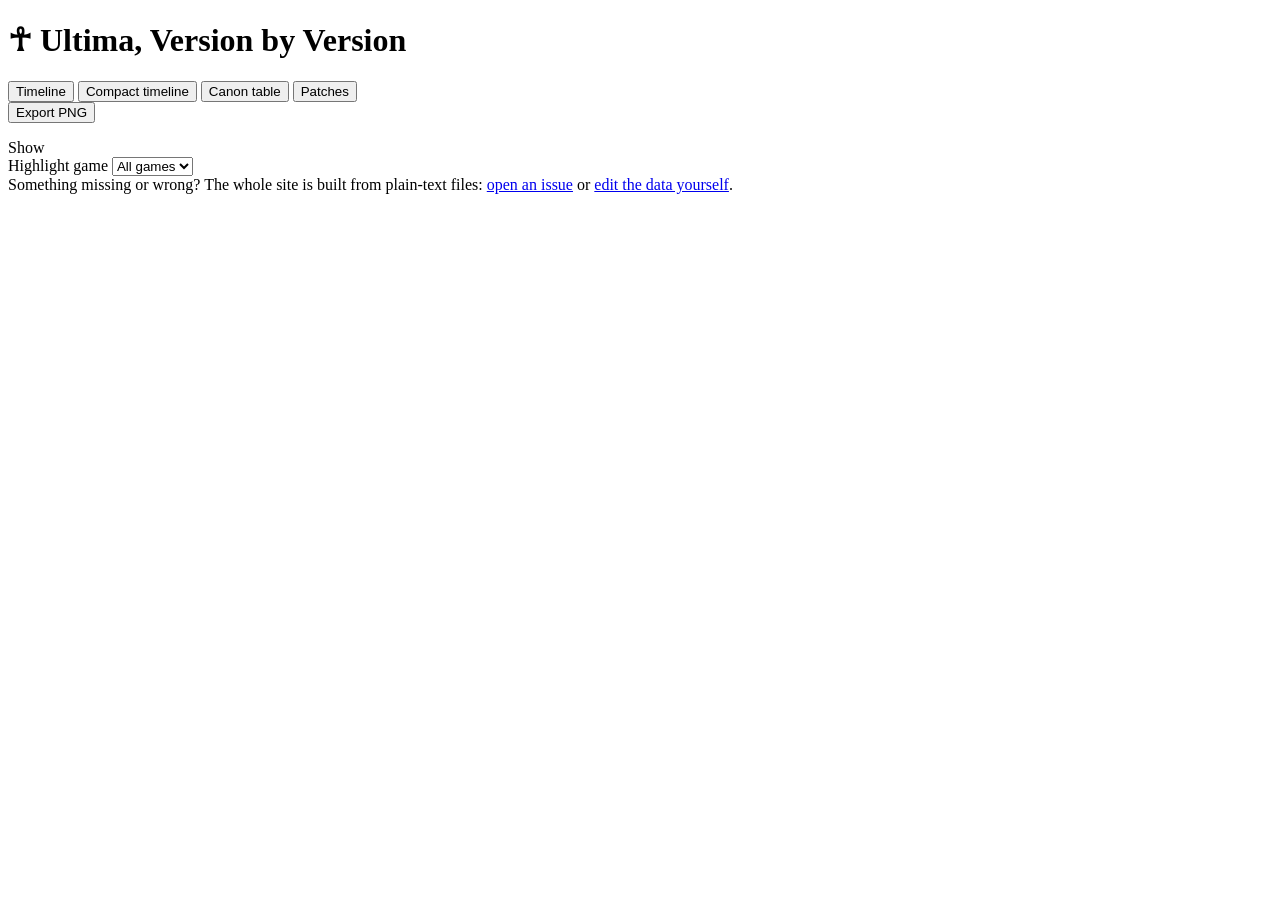
<file: src/index.html>
<!DOCTYPE html>
<html lang="en">
<head>
<meta charset="utf-8">
<meta name="viewport" content="width=device-width, initial-scale=1">
<title>__TITLE__</title>
<meta name="description" content="__DESCRIPTION__">
<script>
/* Apply the saved theme before first paint (no flash). Light theme for light-mode browsers by default. */
(function () {
  var t = null;
  try { t = localStorage.getItem('ultima-theme'); } catch (e) {}
  if (!t) t = window.matchMedia && matchMedia('(prefers-color-scheme: light)').matches ? 'dawn' : 'twilight';
  document.documentElement.dataset.theme = t;
})();
</script>
<link rel="preconnect" href="https://fonts.googleapis.com">
<link rel="preconnect" href="https://fonts.gstatic.com" crossorigin>
<link href="https://fonts.googleapis.com/css2?family=IM+Fell+English+SC&family=Alegreya+Sans:ital,wght@0,400;0,500;0,700;1,400&display=swap" rel="stylesheet">
<style>
/*__STYLE__*/
</style>
</head>
<body>
<div class="wrap">
  <header class="top">
    <div class="title-row">
      <div>
        <h1><span class="ankh">☥</span> <span id="h1-text">Ultima, Version by Version</span></h1>
      </div>
      <div class="side">
        <div class="switch" role="group" aria-label="Choose layout">
          <button type="button" id="btn-timeline" aria-pressed="true">Timeline</button>
          <button type="button" id="btn-compact" aria-pressed="false">Compact timeline</button>
          <button type="button" id="btn-table" aria-pressed="false">Canon table</button>
          <button type="button" id="btn-patches" aria-pressed="false">Patches</button>
        </div>
        <div class="themes" id="themes" role="group" aria-label="Colour theme"></div>
        <button type="button" class="export" id="btn-export" title="Save the current view as a PNG image">Export PNG</button>
      </div>
    </div>
    <p class="lede" id="lede"></p>
    <div class="controls">
      <span class="lab">Show</span>
      <div class="typechips" id="typechips"></div>
      <label class="lab" for="gamesel">Highlight game</label>
      <select id="gamesel"><option value="">All games</option></select>
    </div>
  </header>

  <noscript><p class="lede">This page needs JavaScript to draw the timeline. The data is in plain text in the project's <code>data/</code> folder.</p></noscript>

  <section class="view" id="view-timeline" aria-label="Release timeline">
    <div class="tl-shell">
      <div class="tl-hint"><span id="hint-tl"></span><span id="undated"></span></div>
      <div class="tl-scroll" id="tlscroll"><div class="tl-track" id="track"></div></div>
    </div>
  </section>

  <section class="view" id="view-compact" aria-label="Compact release timeline" hidden>
    <div class="tl-shell">
      <div class="tl-hint"><span>Each dot is a release on a compressed year scale; its card sits above or below on a leader line. Select a card to open it.</span><span id="cp-count"></span></div>
      <div class="tl-scroll" id="cpscroll"><div class="cp-track" id="cptrack"></div></div>
    </div>
  </section>

  <section class="view" id="view-table" aria-label="Canon order table" hidden>
    <div class="tbl-shell"><table id="tbl"></table></div>
  </section>

  <section class="view" id="view-patches" aria-label="Patches and enhancements" hidden>
    <p class="tl-hint pt-hint">Tools that patch, fix or enhance the original games. All need your own copy of the game; none distributes game files. The “Highlight game” menu dims tools that don't apply.</p>
    <div id="patches"></div>
  </section>

  <footer id="footer"></footer>
  <footer class="contribute">
    Something missing or wrong? The whole site is built from plain-text files:
    <a href="https://github.com/KarlClinckspoor/UltimaSeriesTimeline/issues/new/choose">open an issue</a> or
    <a href="https://github.com/KarlClinckspoor/UltimaSeriesTimeline/blob/main/CONTRIBUTING.md">edit the data yourself</a>.
  </footer>
</div>

<div class="card" id="card" role="dialog" aria-modal="false" aria-labelledby="card-title" hidden></div>

<script>window.__DATA__ = /*__DATA__*/null;</script>
<script>
/*__APP__*/
</script>
</body>
</html>
</file>
